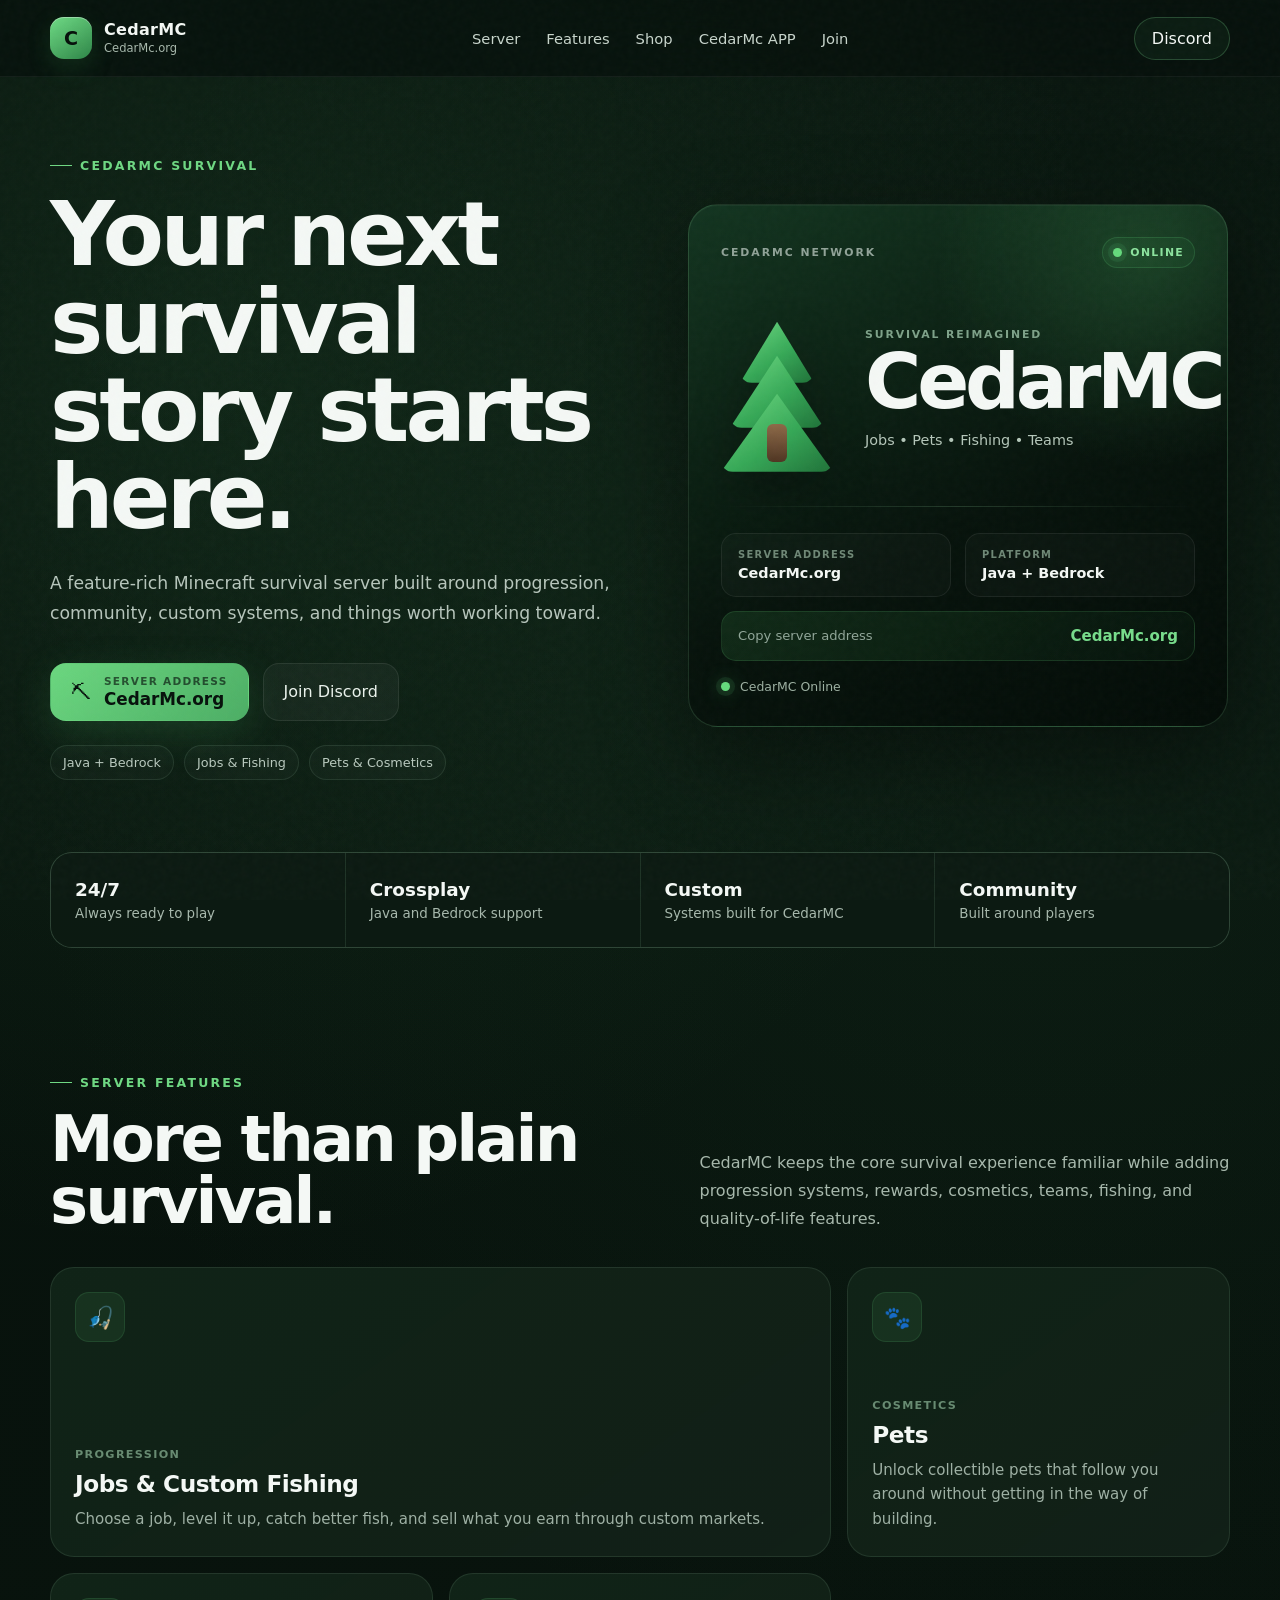
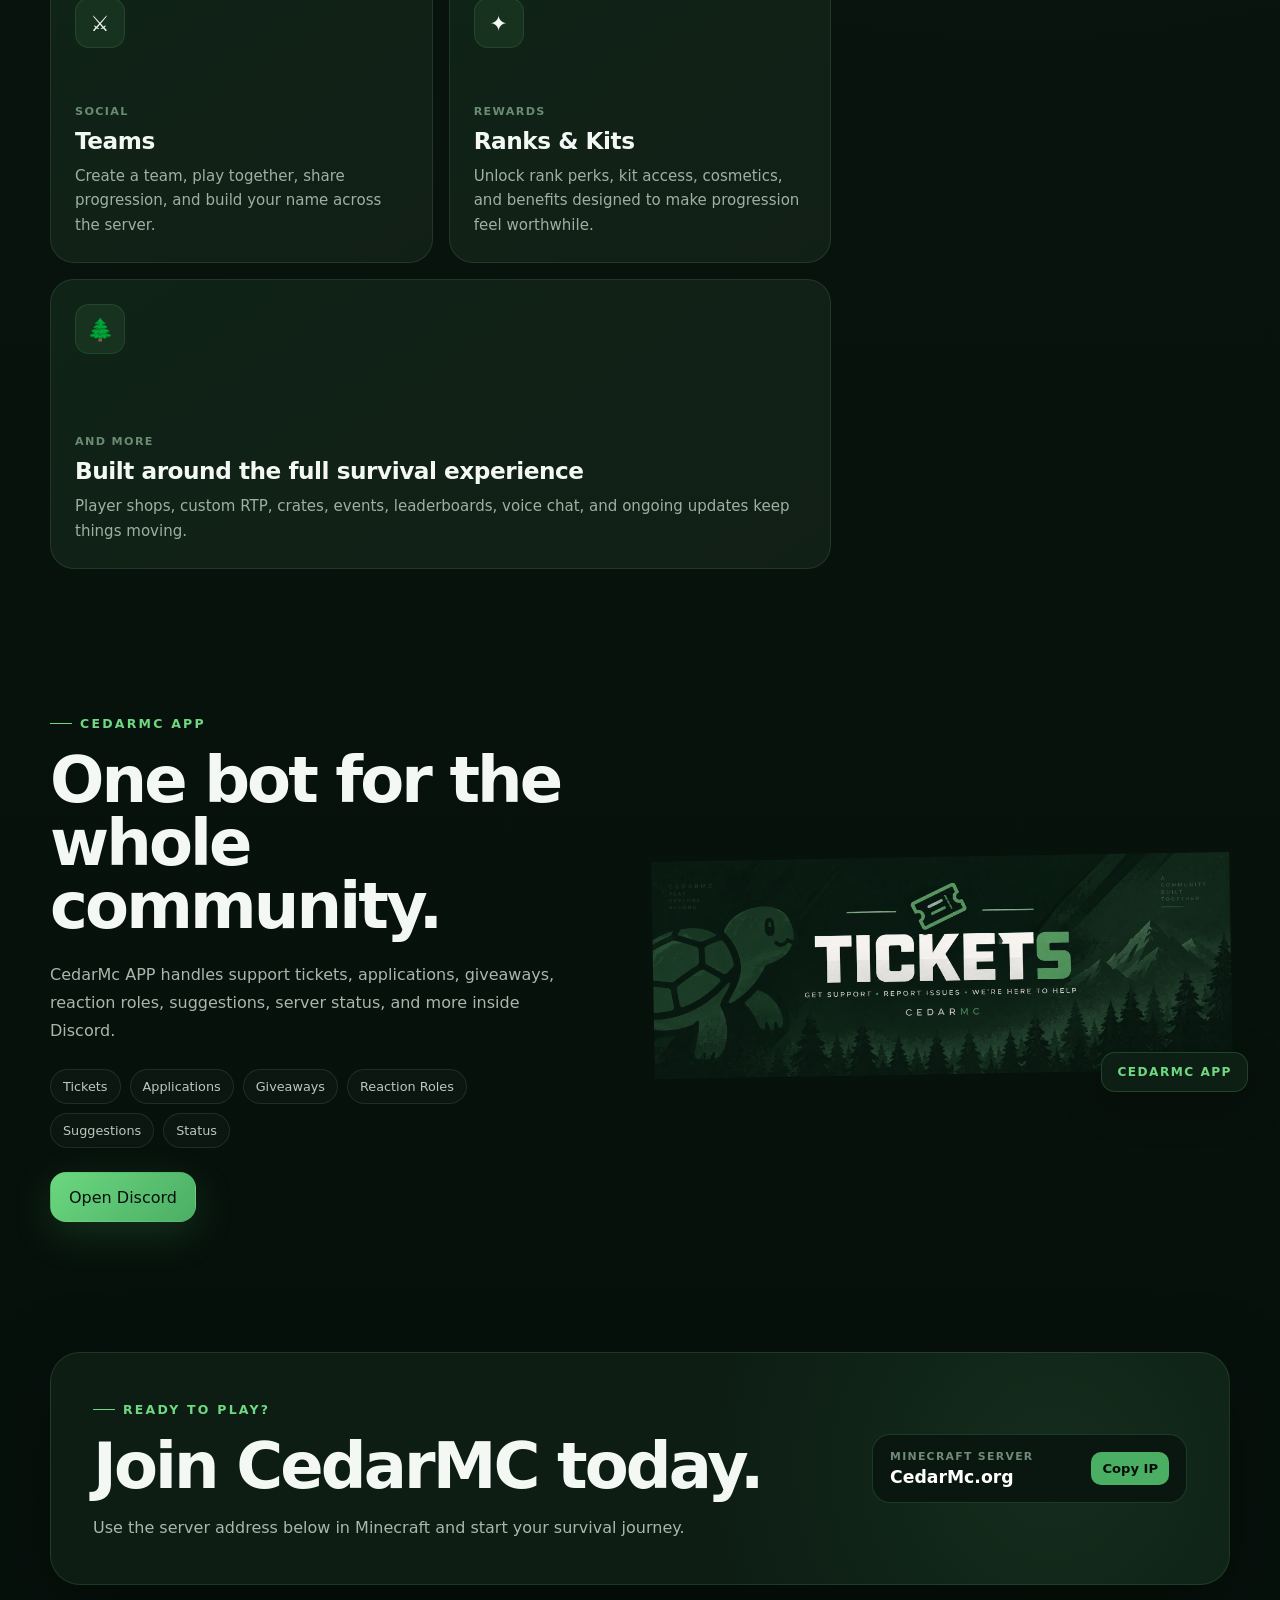
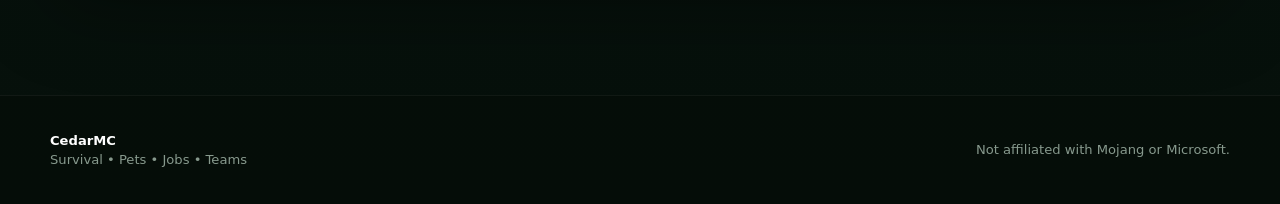
<file: index.html>
<!DOCTYPE html>
<html lang="en">
<head>
  <meta charset="UTF-8" />
  <meta name="viewport" content="width=device-width, initial-scale=1.0" />
  <meta name="theme-color" content="#0d1f16" />
  <title>CedarMC | Survival Reimagined</title>
  <meta name="description" content="CedarMC is a polished survival Minecraft server with jobs, fishing, pets, cosmetics, teams, ranks, and more." />
  <link rel="stylesheet" href="style.css?v=3" />
</head>
<body>
  <div class="noise"></div>

  <header class="site-header">
    <div class="shell nav-wrap">
      <a class="brand" href="#top" aria-label="CedarMC home">
        <span class="brand-mark">C</span>
        <span>
          <strong>CedarMC</strong>
          <small>CedarMc.org</small>
        </span>
      </a>

      <nav class="nav-links" aria-label="Main navigation">
        <a href="#server">Server</a>
        <a href="#features">Features</a>
        <a href="/store/">Shop</a>
        <a href="#app">CedarMc APP</a>
        <a href="#join">Join</a>
      </nav>

      <a class="nav-button discord-link" href="#">Discord</a>
    </div>
  </header>

  <main id="top">
    <section class="hero shell" id="server">
      <div class="hero-copy">
        <div class="eyebrow">CEDARMC SURVIVAL</div>
        <h1>Your next survival story starts here.</h1>
        <p class="hero-text">
          A feature-rich Minecraft survival server built around progression, community, custom systems,
          and things worth working toward.
        </p>

        <div class="hero-actions">
          <button class="button button-primary copy-ip" type="button" data-ip="CedarMc.org">
            <span class="button-icon">⛏</span>
            <span>
              <small>SERVER ADDRESS</small>
              <strong>CedarMc.org</strong>
            </span>
          </button>
          <a class="button button-secondary discord-link" href="#">Join Discord</a>
        </div>

        <div class="quick-points" aria-label="Server highlights">
          <span>Java + Bedrock</span>
          <span>Jobs & Fishing</span>
          <span>Pets & Cosmetics</span>
        </div>
      </div>

      <div class="hero-visual">
        <div class="server-showcase">
          <div class="showcase-top">
            <span class="showcase-kicker">CEDARMC NETWORK</span>
            <span class="online-pill"><i class="status-dot"></i> ONLINE</span>
          </div>

          <div class="showcase-main">
            <div class="cedar-emblem" aria-hidden="true">
              <span class="tree-crown crown-one"></span>
              <span class="tree-crown crown-two"></span>
              <span class="tree-crown crown-three"></span>
              <span class="tree-trunk"></span>
            </div>

            <div class="showcase-title">
              <small>SURVIVAL REIMAGINED</small>
              <strong>CedarMC</strong>
              <span>Jobs • Pets • Fishing • Teams</span>
            </div>
          </div>

          <div class="showcase-divider"></div>

          <div class="showcase-info-grid">
            <div>
              <small>SERVER ADDRESS</small>
              <strong>CedarMc.org</strong>
            </div>
            <div>
              <small>PLATFORM</small>
              <strong>Java + Bedrock</strong>
            </div>
          </div>

          <button class="showcase-copy copy-ip" type="button" data-ip="CedarMc.org">
            <span>Copy server address</span>
            <b>CedarMc.org</b>
          </button>

          <div class="showcase-footer">
            <span class="status-dot"></span>
            <span id="serverStatus">CedarMC Online</span>
          </div>
        </div>
      </div>
    </section>

    <section class="stats shell" aria-label="CedarMC quick stats">
      <article>
        <strong>24/7</strong>
        <span>Always ready to play</span>
      </article>
      <article>
        <strong>Crossplay</strong>
        <span>Java and Bedrock support</span>
      </article>
      <article>
        <strong>Custom</strong>
        <span>Systems built for CedarMC</span>
      </article>
      <article>
        <strong>Community</strong>
        <span>Built around players</span>
      </article>
    </section>

    <section class="section shell" id="features">
      <div class="section-heading">
        <div>
          <span class="eyebrow">SERVER FEATURES</span>
          <h2>More than plain survival.</h2>
        </div>
        <p>
          CedarMC keeps the core survival experience familiar while adding progression systems, rewards,
          cosmetics, teams, fishing, and quality-of-life features.
        </p>
      </div>

      <div class="feature-grid">
        <article class="feature-card feature-card-large">
          <span class="feature-icon">🎣</span>
          <div>
            <small>PROGRESSION</small>
            <h3>Jobs & Custom Fishing</h3>
            <p>Choose a job, level it up, catch better fish, and sell what you earn through custom markets.</p>
          </div>
        </article>

        <article class="feature-card">
          <span class="feature-icon">🐾</span>
          <div>
            <small>COSMETICS</small>
            <h3>Pets</h3>
            <p>Unlock collectible pets that follow you around without getting in the way of building.</p>
          </div>
        </article>

        <article class="feature-card">
          <span class="feature-icon">⚔</span>
          <div>
            <small>SOCIAL</small>
            <h3>Teams</h3>
            <p>Create a team, play together, share progression, and build your name across the server.</p>
          </div>
        </article>

        <article class="feature-card">
          <span class="feature-icon">✦</span>
          <div>
            <small>REWARDS</small>
            <h3>Ranks & Kits</h3>
            <p>Unlock rank perks, kit access, cosmetics, and benefits designed to make progression feel worthwhile.</p>
          </div>
        </article>

        <article class="feature-card feature-card-wide">
          <span class="feature-icon">🌲</span>
          <div>
            <small>AND MORE</small>
            <h3>Built around the full survival experience</h3>
            <p>Player shops, custom RTP, crates, events, leaderboards, voice chat, and ongoing updates keep things moving.</p>
          </div>
        </article>
      </div>
    </section>

    <section class="section shell app-section" id="app">
      <div class="app-copy">
        <span class="eyebrow">CEDARMC APP</span>
        <h2>One bot for the whole community.</h2>
        <p>
          CedarMc APP handles support tickets, applications, giveaways, reaction roles, suggestions,
          server status, and more inside Discord.
        </p>

        <div class="tag-list">
          <span>Tickets</span>
          <span>Applications</span>
          <span>Giveaways</span>
          <span>Reaction Roles</span>
          <span>Suggestions</span>
          <span>Status</span>
        </div>

        <a class="button button-primary compact discord-link" href="#">Open Discord</a>
      </div>

      <div class="app-visual">
        <div class="ticket-frame">
          <img src="ticket-support.png" alt="CedarMC support ticket panel" />
        </div>
        <div class="app-badge">CEDARMC APP</div>
      </div>
    </section>

    <section class="join-section" id="join">
      <div class="shell join-card">
        <div>
          <span class="eyebrow">READY TO PLAY?</span>
          <h2>Join CedarMC today.</h2>
          <p>Use the server address below in Minecraft and start your survival journey.</p>
        </div>

        <button class="join-ip copy-ip" type="button" data-ip="CedarMc.org">
          <span>
            <small>MINECRAFT SERVER</small>
            <strong>CedarMc.org</strong>
          </span>
          <b>Copy IP</b>
        </button>
      </div>
    </section>
  </main>

  <footer class="site-footer">
    <div class="shell footer-wrap">
      <div>
        <strong>CedarMC</strong>
        <span>Survival • Pets • Jobs • Teams</span>
      </div>
      <p>Not affiliated with Mojang or Microsoft.</p>
    </div>
  </footer>

  <div class="toast" id="toast" role="status" aria-live="polite">Copied CedarMc.org</div>

  <script src="script.js?v=3"></script>
</body>
</html>
</file>
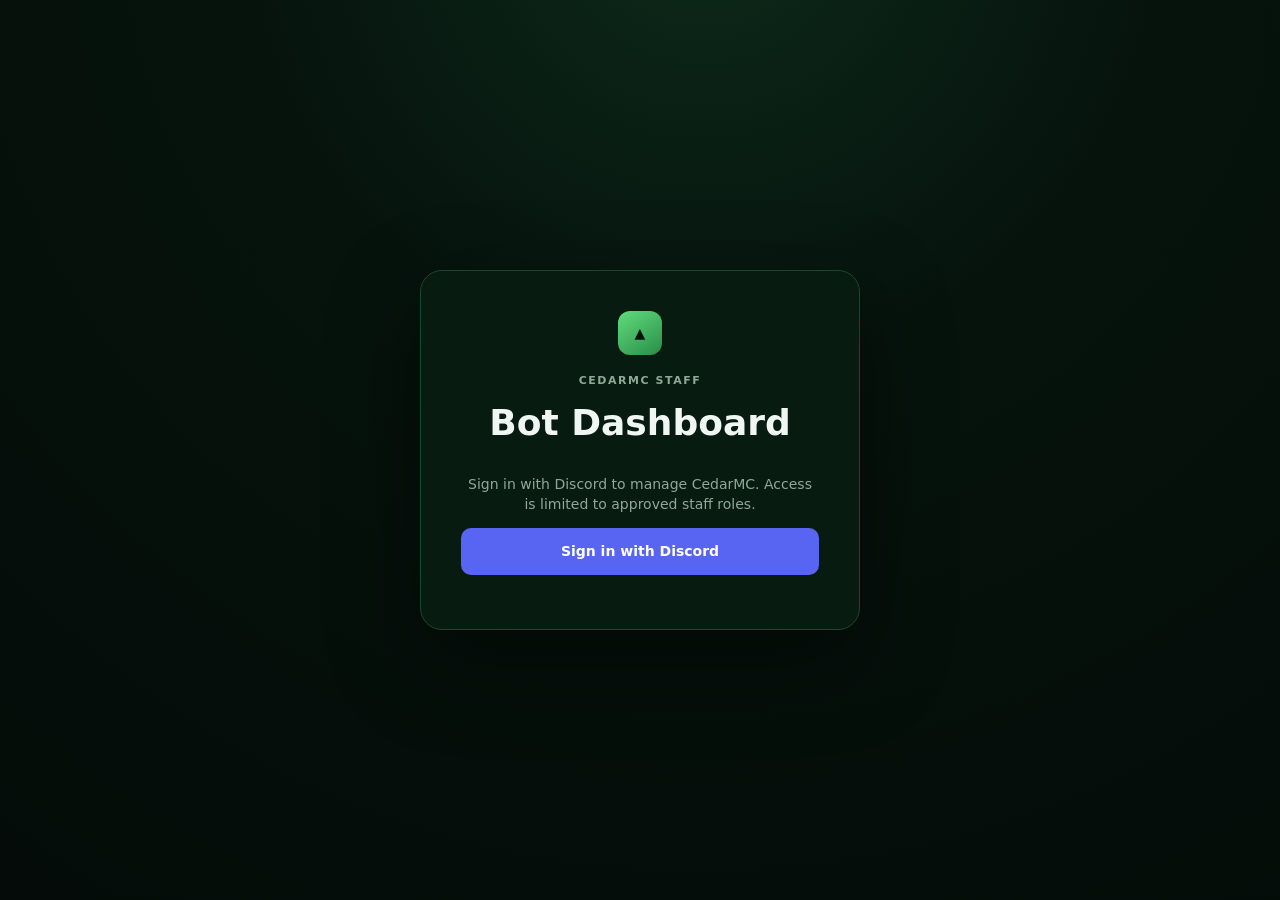
<file: dashboard/index.html>
<!doctype html>
<html lang="en">
<head>
  <meta charset="utf-8">
  <meta name="viewport" content="width=device-width,initial-scale=1">
  <title>CedarMC • Staff Dashboard</title>
  <link rel="stylesheet" href="dashboard.css?v=4.3-recovery">
</head>
<body>
  <div id="loginScreen" class="login-screen">
    <div class="login-card">
      <div class="login-mark">▲</div>
      <p class="eyebrow">CEDARMC STAFF</p>
      <h1>Bot Dashboard</h1>
      <p>Sign in with Discord to manage CedarMC. Access is limited to approved staff roles.</p>
      <button id="loginBtn" class="discord-login">Sign in with Discord</button>
      <p id="loginMessage" class="login-message"></p>
    </div>
  </div>

  <div id="app" class="app-shell hidden">
    <aside class="sidebar">
      <div class="brand"><div class="tree">▲</div><div><strong>CedarMC</strong><span>Staff Dashboard</span></div></div>
      <nav>
        <a class="nav-link active" href="#tickets"><span>🎫</span> Tickets</a>
        <a class="nav-link" href="#active" id="activeNav"><span>📬</span> Active Tickets <b id="activeCount">0</b></a>
        <a class="nav-link" href="#audit" id="auditNav"><span>🧾</span> Audit Log</a>
        <a class="nav-link disabled" href="#"><span>📋</span> Applications <b>Soon</b></a>
        <a class="nav-link disabled" href="#"><span>🎭</span> Reaction Roles <b>Soon</b></a>
        <a class="nav-link disabled" href="#"><span>🎉</span> Giveaways <b>Soon</b></a>
      </nav>
      <div class="sidebar-foot"><span class="dot online"></span><span>Connected to CedarMC</span></div>
    </aside>

    <main>
      <header>
        <div><p class="eyebrow">CEDARMC APP</p><h1>Tickets v4.3</h1><p class="sub">Control your full CedarMC support system from one place.</p></div>
        <div class="profile-wrap">
          <button id="profileBtn" class="profile-btn"><img id="profileAvatar" alt=""><span><strong id="profileName">Staff</strong><small id="profileRole">CedarMC Staff</small></span></button>
          <div id="profileMenu" class="profile-menu hidden"><div class="profile-menu-head"><strong id="menuName">Staff</strong><small id="menuUsername"></small></div><button id="logoutBtn" class="logout-btn">Log out</button></div>
        </div>
      </header>

      <section id="ticketsView" class="tickets-layout">
        <div class="editor-stack">
          <div class="editor-card">
            <div class="section-title"><div><p class="eyebrow">PANEL</p><h2>Appearance</h2></div><span class="badge">Tickets v2</span></div>
            <label>Panel title<input id="title" maxlength="256"></label>
            <label>Description<textarea id="description" rows="6"></textarea></label>
            <div class="two-col">
              <label>Footer<input id="footer" maxlength="2048"></label>
              <label>Embed color<div class="color-field"><input id="color" maxlength="7"><input id="colorPicker" type="color"></div></label>
            </div>
            <label class="toggle-row"><span><strong>Use ticket banner</strong><small>Uses ticket-support.png from the bot folder.</small></span><input id="imageEnabled" type="checkbox"></label>
          </div>

          <div class="editor-card">
            <div class="section-title"><div><p class="eyebrow">TICKET TYPES</p><h2>Categories & Buttons</h2></div></div>
            <p class="sub">Choose where each ticket type is created and how its panel button looks.</p>
            <div id="ticketTypesEditor" class="ticket-types-editor"></div>
          </div>

          <div class="editor-card">
            <div class="section-title"><div><p class="eyebrow">STAFF</p><h2>Roles & Transcripts</h2></div></div>
            <label>Transcript channel<select id="transcriptChannel"></select></label>
            <label>Role to ping when a ticket opens<select id="pingRole"></select></label>
            <label class="toggle-row"><span><strong>Ping staff on new tickets</strong><small>Mentions the selected role when a ticket is created.</small></span><input id="pingStaffOnCreate" type="checkbox"></label>
            <div class="field-block"><span class="field-label">Staff roles</span><small>These roles can see and manage tickets.</small><div id="staffRoleGrid" class="check-grid"></div></div>
            <div class="field-block"><span class="field-label">Claim override roles</span><small>These roles can talk in claimed tickets and unclaim another staff member's ticket.</small><div id="bypassRoleGrid" class="check-grid"></div></div>
          </div>

          <div class="editor-card">
            <div class="section-title"><div><p class="eyebrow">CLAIMING</p><h2>Claim System</h2></div><span class="badge green">Live</span></div>
            <label class="toggle-row"><span><strong>Enable ticket claiming</strong><small>Shows Claim / Unclaim controls inside each ticket.</small></span><input id="claimEnabled" type="checkbox"></label>
            <label class="toggle-row"><span><strong>Lock ticket to claimer</strong><small>Other normal staff cannot send messages after a ticket is claimed.</small></span><input id="lockToClaimer" type="checkbox"></label>
            <label class="toggle-row"><span><strong>Allow unclaim</strong><small>The claimer or override staff can return the ticket to the queue.</small></span><input id="allowUnclaim" type="checkbox"></label>
            <label class="toggle-row"><span><strong>Allow claim transfer</strong><small>Higher staff can transfer a claimed ticket to another staff member.</small></span><input id="allowTransfer" type="checkbox"></label>
            <label class="toggle-row"><span><strong>Show claimed staff member</strong><small>Adds “Claimed By” to the ticket embed.</small></span><input id="showClaimer" type="checkbox"></label>
            <div class="two-col"><label>Claim button text<input id="claimLabel" maxlength="80"></label><label>Unclaim button text<input id="unclaimLabel" maxlength="80"></label></div><label>Transfer button text<input id="transferLabel" maxlength="80"></label>
          </div>

          <div class="editor-card">
            <div class="section-title"><div><p class="eyebrow">MANAGEMENT</p><h2>Priority, Waiting & Auto-Close</h2></div><span class="badge green">New</span></div>
            <p class="sub">Staff can press 🚨 Mark Urgent inside a ticket. The ticket will move into the Discord category selected below.</p>
            <label>Urgent Tickets category<select id="urgentCategory"><option value="">Choose category…</option></select></label>
            <label class="toggle-row"><span><strong>Auto-close inactive tickets</strong><small>Automatically closes tickets after no new messages for the selected number of hours.</small></span><input id="autoCloseEnabled" type="checkbox"></label>
            <label>Inactive hours before auto-close<input id="autoCloseHours" type="number" min="1" max="720" value="72"></label>
          </div>

          <div class="editor-card">
            <div class="section-title"><div><p class="eyebrow">PERMISSIONS</p><h2>Ticket Owner Controls</h2></div></div>
            <label class="toggle-row"><span><strong>Add members</strong><small>Ticket creator may use /ticket add.</small></span><input id="ownerAddMembers" type="checkbox"></label>
            <label class="toggle-row"><span><strong>Remove members</strong><small>Ticket creator may use /ticket remove.</small></span><input id="ownerRemoveMembers" type="checkbox"></label>
            <label class="toggle-row"><span><strong>Rename ticket</strong><small>Ticket creator may use /ticket rename.</small></span><input id="ownerRename" type="checkbox"></label>
            <label class="toggle-row"><span><strong>Request close</strong><small>Ticket creator may use /close request.</small></span><input id="ownerRequestClose" type="checkbox"></label>
            <label class="toggle-row danger-toggle"><span><strong>Allow owner to close instantly</strong><small>When off, users must request a close and staff approves it.</small></span><input id="ownerCloseDirectly" type="checkbox"></label>
          </div>

          <div class="editor-card publish-card">
            <div class="section-title"><div><p class="eyebrow">PUBLISH</p><h2>Save & Send</h2></div></div>
            <label>Send a new panel to<select id="channelSelect"></select></label>
            <div class="actions"><button id="saveBtn" class="secondary">Save Ticket System</button><button id="sendBtn" class="primary">Send New Panel</button></div>
            <p id="statusMessage" class="status-message"></p>
          </div>
        </div>

        <div class="preview-wrap"><div class="preview-sticky">
          <p class="eyebrow">LIVE PREVIEW</p>
          <div class="discord-preview">
            <div class="discord-author"><div class="avatar">🌲</div><strong>CedarMC</strong><span>APP</span><small>Today</small></div>
            <div class="embed" id="previewEmbed"><div id="previewTitle" class="embed-title"></div><div id="previewDescription" class="embed-description"></div><div id="previewImage" class="banner">CEDARMC SUPPORT</div><div id="previewFooter" class="embed-footer"></div></div>
            <div id="previewButtons" class="discord-buttons"></div>
          </div>
          <div class="claim-preview"><strong>Inside a ticket</strong><div class="mini-buttons"><span class="mini success" id="claimPreviewLabel">🎫 Claim Ticket</span><span class="mini">Unclaim</span><span class="mini danger">Close Ticket</span></div><small>Claim controls update from the settings on the left.</small></div>
          <div class="tip"><strong>Discord protected</strong><span>Only authorized CedarMC staff can access this editor.</span></div>
        </div></div>
      </section>

      <section id="activeView" class="hidden">
        <div class="editor-card audit-card active-page">
          <div class="section-title"><div><p class="eyebrow">LIVE SUPPORT</p><h2>Active Tickets</h2></div><button id="refreshTicketsBtn" class="secondary">Refresh</button></div>
          <div class="ticket-toolbar"><input id="ticketSearch" placeholder="Search ticket, owner, or staff…"><select id="ticketFilter"><option value="all">All tickets</option><option value="claimed">Claimed</option><option value="unclaimed">Unclaimed</option><option value="waiting-user">Waiting on User</option><option value="waiting-staff">Waiting on Staff</option><option value="urgent">Urgent Priority</option></select></div>
          <div class="workload-panel"><div class="section-title"><div><p class="eyebrow">STAFF WORKLOAD</p><h2>Open Tickets by Staff</h2></div></div><p class="sub">Busiest staff are shown first.</p><div id="workloadList" class="workload-list"></div></div>
          <div id="activeTicketsList" class="active-list"></div><p id="activeStatus" class="status-message"></p>
        </div>
      </section>

      <section id="auditView" class="hidden">
        <div class="editor-card audit-card"><div class="section-title"><div><p class="eyebrow">SECURITY</p><h2>Audit Log</h2></div><button id="refreshAuditBtn" class="secondary">Refresh</button></div><p class="sub">Recent dashboard actions and who performed them.</p><div id="auditList" class="audit-list"></div></div>
      </section>
    </main>
  </div>
  <script src="dashboard.js?v=4.3-recovery"></script>
</body>
</html>
</file>
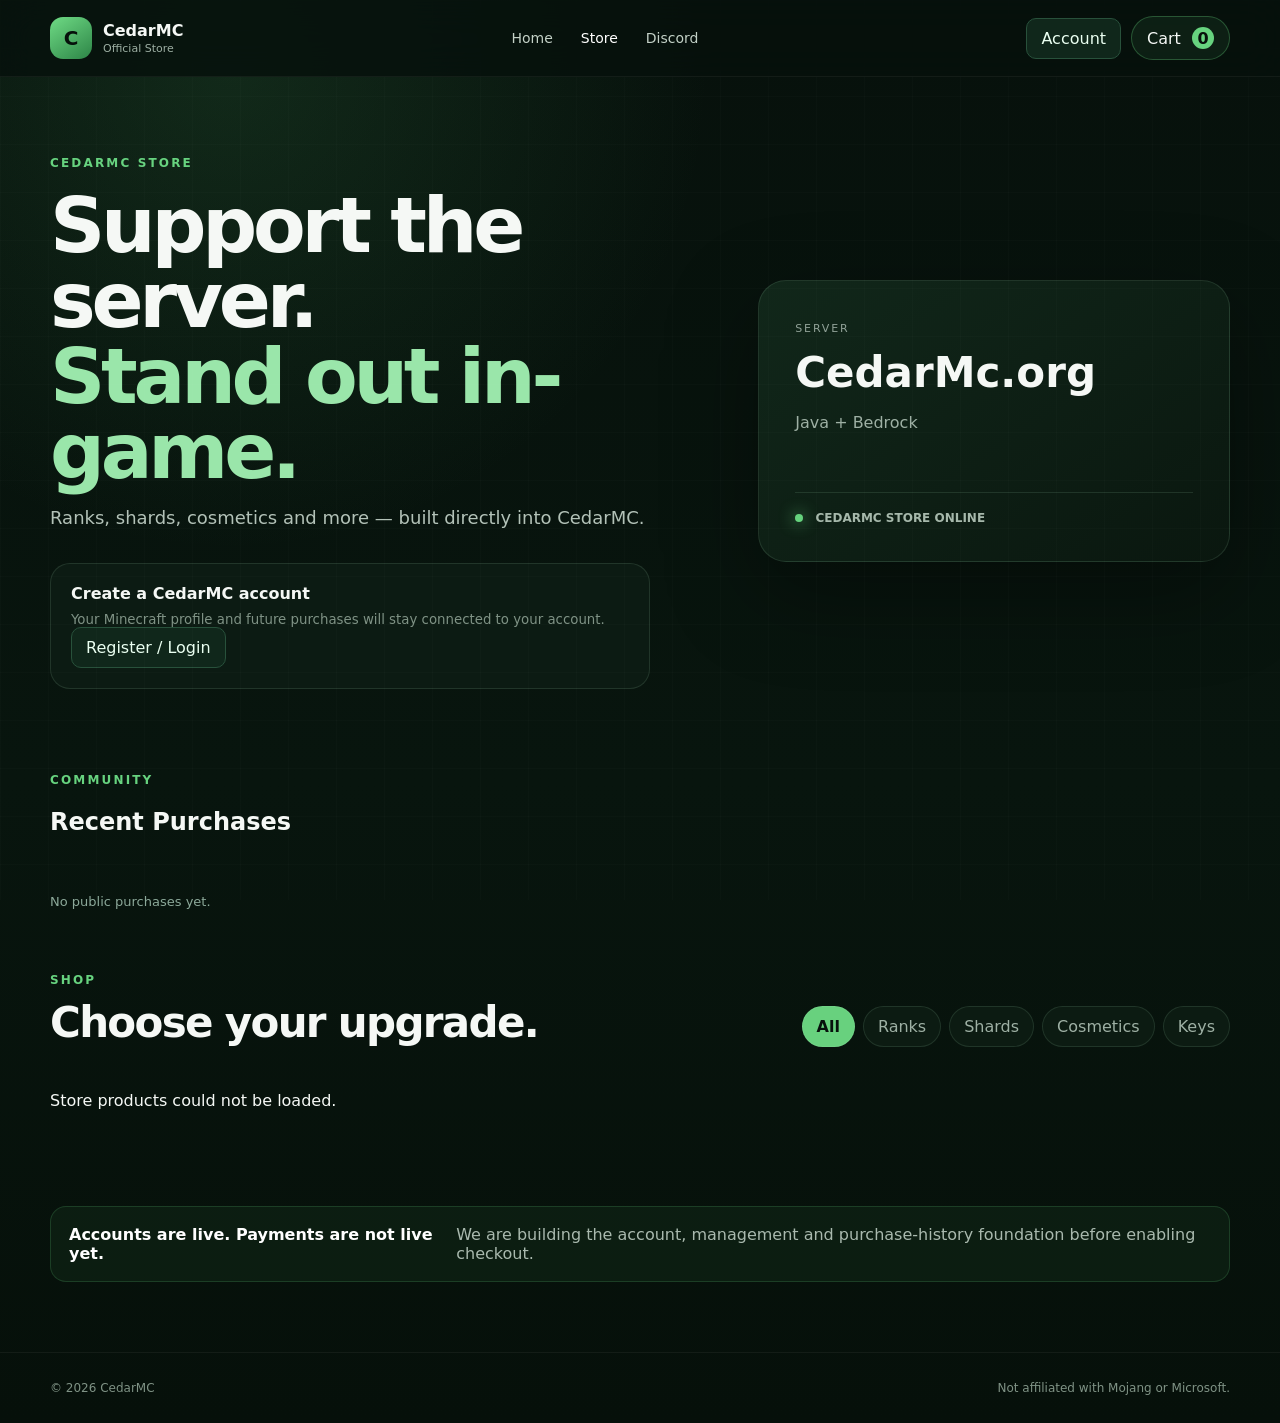
<file: store/index.html>
<!doctype html><html lang="en"><head><meta charset="utf-8"><meta name="viewport" content="width=device-width,initial-scale=1"><meta name="theme-color" content="#07110c"><title>CedarMC Store</title><meta name="description" content="Official CedarMC store."><link rel="stylesheet" href="store.css?v=2"></head><body>
<header class="topbar"><div class="shell nav"><a class="brand" href="../"><span class="mark">C</span><span><b>CedarMC</b><small>Official Store</small></span></a><nav><a href="../">Home</a><a class="active" href="./">Store</a><a href="https://discord.gg/8ebXDXQYe">Discord</a></nav><div class="account-actions"><a id="manageBtn" class="account-btn hidden" href="manage.html">Store Management</a><button id="accountBtn" class="account-btn">Account</button><button id="cartBtn" class="cart-btn">Cart <span id="cartCount">0</span></button></div></div></header>
<main><section class="hero shell"><div><span class="eyebrow">CEDARMC STORE</span><h1>Support the server.<br><em>Stand out in-game.</em></h1><p>Ranks, shards, cosmetics and more — built directly into CedarMC.</p><div id="accountSummary" class="userbox"><b>Create a CedarMC account</b><small>Your Minecraft profile and future purchases will stay connected to your account.</small><button id="heroAccount" class="account-btn">Register / Login</button></div></div><aside class="hero-card"><span>SERVER</span><strong>CedarMc.org</strong><p>Java + Bedrock</p><div class="online"><i></i> CEDARMC STORE ONLINE</div></aside></section>
<section class="shell recent"><div class="shop-head"><div><span class="eyebrow">COMMUNITY</span><h2>Recent Purchases</h2></div></div><div id="recentPurchases" class="recent-row"><span class="account-note">No public purchases yet.</span></div></section>
<section class="shell shop"><div class="shop-head"><div><span class="eyebrow">SHOP</span><h2>Choose your upgrade.</h2></div><div class="tabs" id="tabs"><button class="selected" data-cat="all">All</button><button data-cat="ranks">Ranks</button><button data-cat="shards">Shards</button><button data-cat="cosmetics">Cosmetics</button><button data-cat="keys">Keys</button></div></div><div class="grid" id="products"></div></section>
<section class="shell note"><strong>Accounts are live. Payments are not live yet.</strong><span>We are building the account, management and purchase-history foundation before enabling checkout.</span></section></main>
<footer><div class="shell foot"><span>© 2026 CedarMC</span><span>Not affiliated with Mojang or Microsoft.</span></div></footer>
<div id="shade" class="shade"></div><aside id="cart" class="drawer"><div class="drawer-head"><div><span>YOUR CART</span><h2>CedarMC Checkout</h2></div><button id="closeCart">×</button></div><div id="cartItems" class="cart-items"></div><div class="summary"><div><span>Total</span><strong id="total">$0.00</strong></div><button id="checkout" class="checkout">Continue to Checkout</button><small>Real payments are not enabled yet.</small></div></aside>
<div id="accountModal" class="modal"><div class="modal-card"><div class="drawer-head"><div><span>CEDARMC</span><h2 id="accountTitle">Account</h2></div><button id="closeAccount">×</button></div><div id="authView"><div class="formgrid"><input id="email" type="email" placeholder="Email"><input id="password" type="password" placeholder="Password (8+ characters)"><input id="mcName" placeholder="Minecraft username"><select id="mcEdition"><option value="java">Java</option><option value="bedrock">Bedrock</option></select><div class="form-actions"><button id="loginBtn" class="account-btn">Login</button><button id="registerBtn" class="account-btn">Create Account</button></div><small id="authMessage" class="account-note"></small></div></div><div id="profileView" class="profilebox hidden"><b id="profileEmail"></b><input id="profileMcName" placeholder="Minecraft username"><select id="profileEdition"><option value="java">Java</option><option value="bedrock">Bedrock</option></select><label class="privacy"><input id="showPurchases" type="checkbox"> Show my purchases in Recent Purchases</label><div class="form-actions"><button id="saveProfile" class="account-btn">Save Profile</button><button id="logoutBtn" class="account-btn">Logout</button></div><div><h3>Purchase History</h3><div id="purchaseHistory" class="account-note">No purchases yet.</div></div></div></div></div><div id="toast" class="toast"></div><script src="store.js?v=4"></script></body></html>
</file>
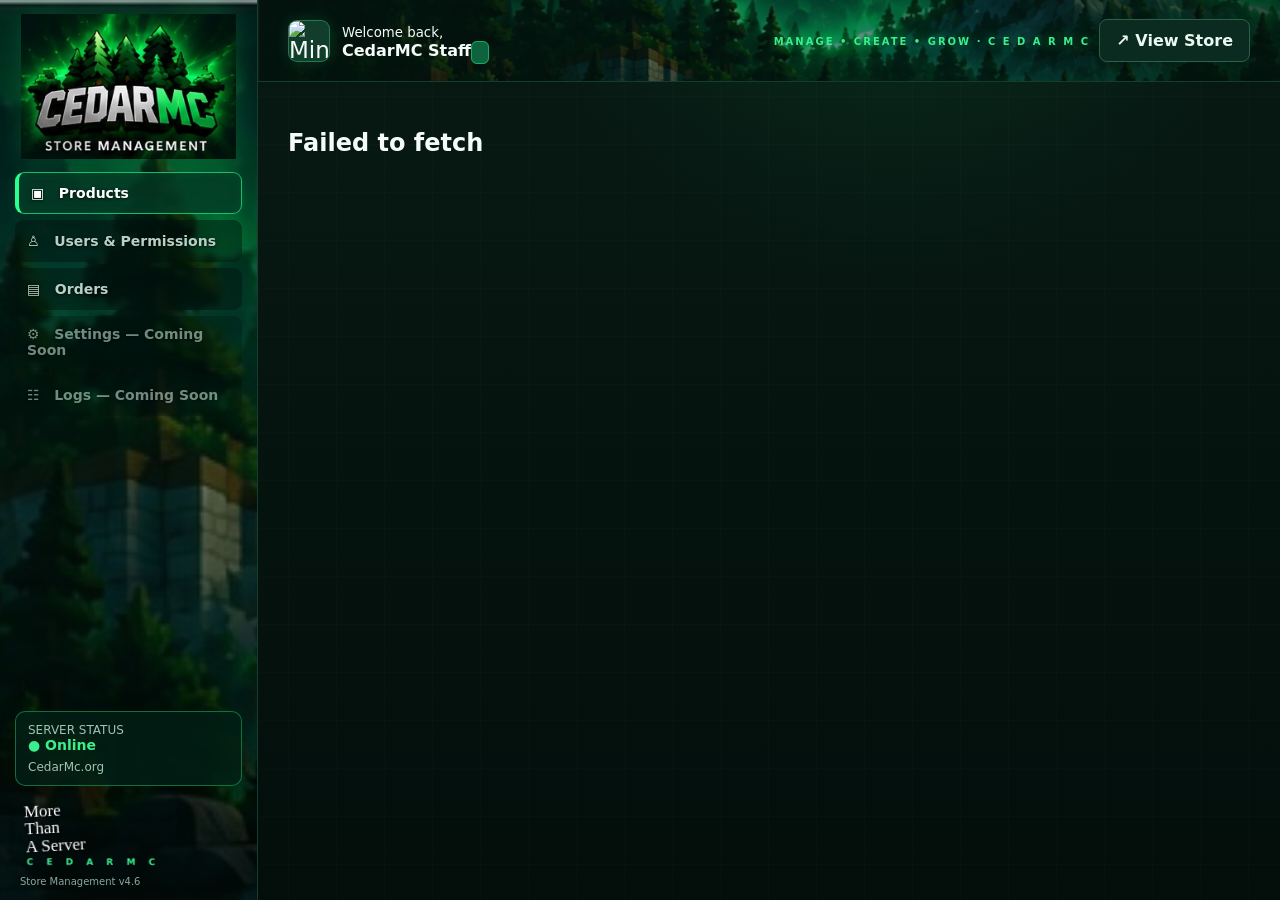
<file: store/manage.html>
<!doctype html><html lang="en"><head><meta charset="utf-8"><meta name="viewport" content="width=device-width,initial-scale=1">
<title>CedarMC | Store Management</title><link rel="stylesheet" href="store.css?v=46"></head>
<body class="manage-page"><div class="m-shell">
<aside class="m-side"><div class="m-brand"><img src="assets/cedarmc-store-logo.jpg" alt="CedarMC Store Management"></div>
<nav class="m-nav"><button class="active" data-view="products">▣ &nbsp; Products</button><button data-view="users">♙ &nbsp; Users & Permissions</button><button data-view="orders">▤ &nbsp; Orders</button><button disabled>⚙ &nbsp; Settings — Coming Soon</button><button disabled>☷ &nbsp; Logs — Coming Soon</button></nav>
<div class="m-side-bottom"><div class="m-status"><div>SERVER STATUS</div><div class="m-online">● Online</div><div style="margin-top:7px">CedarMc.org</div></div><div class="m-slogan"><span>More</span><span>Than</span><span>A Server</span><b>C E D A R M C</b></div><div class="m-version">Store Management v4.6</div></div></aside>
<main class="m-main"><header class="m-top"><div class="m-user"><div class="m-avatar"><img id="playerHead" alt="Minecraft player head"></div><div><small>Welcome back,</small><br><strong id="who">CedarMC Staff</strong> <span id="role" class="m-owner"></span></div></div><a class="m-btn" href="/store/">↗ View Store</a></header>
<div class="m-content"><section id="loading"><h2>Checking your CedarMC account...</h2></section>
<section id="productsView" class="hidden"><div class="m-heading"><div><h1 class="m-titleline"><svg class="products-title-icon" viewBox="0 0 48 48" aria-hidden="true"><path d="M24 3 43 13.5v21L24 45 5 34.5v-21L24 3Z"/><path d="M5 13.5 24 24l19-10.5M24 24v21"/></svg><span>Products</span></h1><p>Manage your store products, pricing, images, and display settings.</p></div><button id="addProduct" class="m-btn primary">＋ Add Product</button></div>
<div class="m-tools"><input id="search" placeholder="⌕  Search products..."><select id="categoryFilter"><option value="">All Categories</option><option>ranks</option><option>shards</option><option>cosmetics</option><option>keys</option><option>pets</option></select><select id="statusFilter"><option value="">All Statuses</option><option value="live">Live</option><option value="draft">Draft</option></select></div>
<div id="productGrid" class="m-grid"></div><div id="stats" class="m-stats"></div></section>
<section id="usersView" class="hidden"><div class="m-heading"><div><h1>Users & Permissions</h1><p>Manage CedarMC website store access.</p></div></div><div id="usersBox" class="m-users"></div></section>
<section id="ordersView" class="hidden">
  <div class="m-heading"><div><h1>Orders</h1><p>Review CedarMC purchases and manage payment and Minecraft delivery status.</p></div></div>
  <div id="orderStats" class="m-stats"></div>
  <div class="m-tools m-order-tools">
    <input id="orderSearch" placeholder="⌕  Search order, customer, Minecraft name...">
    <select id="paymentFilter"><option value="">All Payments</option><option value="pending">Pending</option><option value="paid">Paid</option><option value="refunded">Refunded</option><option value="failed">Failed</option></select>
    <select id="deliveryFilter"><option value="">All Delivery</option><option value="pending">Pending</option><option value="delivered">Delivered</option><option value="failed">Failed</option></select>
  </div>
  <div id="ordersBox" class="m-orders"><div class="m-order-empty">Loading orders...</div></div>
</section>
</div></main></div>
<div id="modalBack" class="m-modalback hidden"><div class="m-modal"><div class="m-modalhead"><h2 id="modalTitle">Add / Edit Product</h2><button id="closeModal" class="m-close">×</button></div>
<div class="m-form"><div>
<div class="m-field"><label>Product Name</label><input id="fName"></div>
<div class="m-field"><label>Description</label><textarea id="fDescription"></textarea></div>
<div class="m-field"><label>Price (USD)</label><input id="fPrice" type="number" min="0" step=".01"></div>
<div class="m-field"><label>Category</label><select id="fCategory"><option>ranks</option><option>shards</option><option>cosmetics</option><option>keys</option><option>pets</option></select></div>
<div class="m-field"><label>Status</label><select id="fStatus"><option value="live">Live</option><option value="draft">Draft</option></select></div>
<div class="m-field"><label>Position (Order)</label><input id="fSort" type="number"></div>
<div class="m-field"><label>Badge</label><input id="fBadge" placeholder="BEST VALUE, POPULAR, NEW..."></div>
</div><div><div class="m-field"><label>Product Image</label><div class="m-upload"><img id="imagePreview" class="m-preview" alt=""><input id="fImage" type="file" accept="image/png,image/jpeg,image/webp"><small>PNG/JPG/WebP • max 1.5 MB</small></div></div>
<div class="m-field"><label>Icon / fallback</label><input id="fIcon" placeholder="✦"></div><div class="m-field"><label>Store Preview</label><div id="storePreview" class="m-card"></div></div></div></div>
<div class="m-footer"><button id="cancelModal" class="m-btn">Cancel</button><button id="saveProduct" class="m-btn primary">Save Product</button></div></div></div>
<div id="toast" class="toast"></div><script src="manage.js?v=46"></script></body></html>
</file>
<file: style.css>
:root {
  --bg: #07110c;
  --bg-soft: #0b1710;
  --panel: #0f2117;
  --panel-2: #12281b;
  --line: rgba(165, 208, 177, 0.12);
  --text: #f4f8f5;
  --muted: #a7b8ac;
  --green: #4fb56a;
  --green-bright: #6fd883;
  --green-dark: #1e6c35;
  --cream: #e7eddf;
  --shadow: 0 24px 80px rgba(0, 0, 0, 0.35);
  --radius: 24px;
}

* {
  box-sizing: border-box;
}

html {
  scroll-behavior: smooth;
}

body {
  margin: 0;
  color: var(--text);
  background:
    radial-gradient(circle at 15% 10%, rgba(59, 139, 78, 0.16), transparent 28%),
    radial-gradient(circle at 80% 20%, rgba(37, 86, 52, 0.18), transparent 35%),
    linear-gradient(180deg, #07110c 0%, #08130d 52%, #06100b 100%);
  font-family: Inter, ui-sans-serif, system-ui, -apple-system, BlinkMacSystemFont, "Segoe UI", sans-serif;
  min-height: 100vh;
}

body::before {
  content: "";
  position: fixed;
  inset: 0;
  pointer-events: none;
  background-image:
    linear-gradient(rgba(255,255,255,0.015) 1px, transparent 1px),
    linear-gradient(90deg, rgba(255,255,255,0.015) 1px, transparent 1px);
  background-size: 48px 48px;
  mask-image: linear-gradient(to bottom, rgba(0,0,0,0.4), transparent 80%);
}

.noise {
  position: fixed;
  inset: 0;
  pointer-events: none;
  opacity: 0.025;
  background-image: url("data:image/svg+xml,%3Csvg viewBox='0 0 180 180' xmlns='http://www.w3.org/2000/svg'%3E%3Cfilter id='n'%3E%3CfeTurbulence type='fractalNoise' baseFrequency='.8' numOctaves='4' stitchTiles='stitch'/%3E%3C/filter%3E%3Crect width='100%25' height='100%25' filter='url(%23n)' opacity='1'/%3E%3C/svg%3E");
  z-index: 999;
}

a {
  color: inherit;
  text-decoration: none;
}

button,
a {
  -webkit-tap-highlight-color: transparent;
}

button {
  font: inherit;
}

img {
  display: block;
  max-width: 100%;
}

.shell {
  width: min(1180px, calc(100% - 40px));
  margin: 0 auto;
}

.site-header {
  position: sticky;
  top: 0;
  z-index: 50;
  backdrop-filter: blur(18px);
  background: rgba(7, 17, 12, 0.78);
  border-bottom: 1px solid rgba(255,255,255,0.05);
}

.nav-wrap {
  min-height: 76px;
  display: flex;
  align-items: center;
  justify-content: space-between;
  gap: 24px;
}

.brand {
  display: inline-flex;
  align-items: center;
  gap: 12px;
}

.brand-mark {
  width: 42px;
  height: 42px;
  display: grid;
  place-items: center;
  border-radius: 14px;
  font-weight: 900;
  font-size: 1.2rem;
  background: linear-gradient(145deg, #6fdb85, #2d8547);
  color: #06100b;
  box-shadow: inset 0 1px 0 rgba(255,255,255,0.35), 0 8px 24px rgba(57,149,79,0.2);
}

.brand strong,
.brand small {
  display: block;
}

.brand strong {
  font-size: 1rem;
  line-height: 1.1;
  letter-spacing: 0.02em;
}

.brand small {
  margin-top: 3px;
  color: var(--muted);
  font-size: 0.72rem;
}

.nav-links {
  display: flex;
  align-items: center;
  gap: 26px;
  color: #c8d5cc;
  font-size: 0.92rem;
}

.nav-links a,
.nav-button {
  transition: 0.2s ease;
}

.nav-links a:hover {
  color: #ffffff;
}

.nav-button {
  padding: 11px 17px;
  border: 1px solid rgba(124, 220, 145, 0.24);
  border-radius: 999px;
  background: rgba(67, 144, 86, 0.09);
}

.nav-button:hover {
  border-color: rgba(124, 220, 145, 0.5);
  background: rgba(67, 144, 86, 0.16);
}

.hero {
  min-height: 720px;
  display: grid;
  grid-template-columns: 1.02fr 0.98fr;
  align-items: center;
  gap: 70px;
  padding-top: 74px;
  padding-bottom: 72px;
}

.eyebrow {
  display: inline-flex;
  align-items: center;
  gap: 8px;
  margin-bottom: 18px;
  color: var(--green-bright);
  font-size: 0.78rem;
  font-weight: 800;
  letter-spacing: 0.18em;
}

.eyebrow::before {
  content: "";
  width: 22px;
  height: 1px;
  background: currentColor;
}

.hero h1,
.section-heading h2,
.app-copy h2,
.join-card h2 {
  margin: 0;
  letter-spacing: -0.045em;
  line-height: 0.98;
}

.hero h1 {
  max-width: 700px;
  font-size: clamp(3.3rem, 7vw, 6.8rem);
}

.hero-text {
  max-width: 680px;
  margin: 26px 0 0;
  color: #b7c6bc;
  font-size: 1.08rem;
  line-height: 1.75;
}

.hero-actions {
  display: flex;
  flex-wrap: wrap;
  gap: 14px;
  margin-top: 34px;
}

.button {
  min-height: 58px;
  display: inline-flex;
  align-items: center;
  justify-content: center;
  gap: 13px;
  border: 1px solid transparent;
  border-radius: 16px;
  padding: 0 20px;
  cursor: pointer;
  transition: transform 0.18s ease, border-color 0.18s ease, background 0.18s ease;
}

.button:hover {
  transform: translateY(-2px);
}

.button-primary {
  color: #07110c;
  background: linear-gradient(135deg, #6bd77f, #4cae65);
  box-shadow: 0 12px 38px rgba(62, 159, 85, 0.22);
}

.button-primary small,
.button-primary strong {
  display: block;
  text-align: left;
}

.button-primary small {
  font-size: 0.66rem;
  font-weight: 900;
  letter-spacing: 0.12em;
  opacity: 0.65;
}

.button-primary strong {
  font-size: 1.05rem;
  margin-top: 2px;
}

.button-icon {
  font-size: 1.25rem;
}

.button-secondary {
  color: #eaf2ec;
  background: rgba(255,255,255,0.04);
  border-color: rgba(255,255,255,0.08);
}

.button-secondary:hover {
  background: rgba(255,255,255,0.07);
  border-color: rgba(255,255,255,0.14);
}

.button.compact {
  min-height: 50px;
  padding: 0 18px;
  margin-top: 24px;
}

.quick-points {
  display: flex;
  flex-wrap: wrap;
  gap: 10px;
  margin-top: 24px;
}

.quick-points span,
.tag-list span {
  border: 1px solid var(--line);
  background: rgba(255,255,255,0.025);
  color: #b9c9be;
  border-radius: 999px;
  padding: 9px 12px;
  font-size: 0.8rem;
}

.hero-visual {
  position: relative;
  min-height: 560px;
  display: grid;
  place-items: center;
}

.server-showcase {
  position: relative;
  width: min(100%, 540px);
  min-height: 520px;
  overflow: hidden;
  padding: 32px;
  border-radius: 30px;
  border: 1px solid rgba(145, 221, 161, 0.17);
  background:
    radial-gradient(circle at 85% 10%, rgba(84, 196, 109, 0.20), transparent 32%),
    linear-gradient(155deg, rgba(20, 54, 33, 0.95), rgba(7, 19, 12, 0.98) 58%, rgba(4, 13, 8, 0.98));
  box-shadow:
    0 30px 90px rgba(0, 0, 0, 0.42),
    inset 0 1px 0 rgba(255, 255, 255, 0.04);
}

.server-showcase::before {
  content: "";
  position: absolute;
  inset: 0;
  pointer-events: none;
  opacity: 0.22;
  background-image:
    linear-gradient(rgba(255,255,255,0.025) 1px, transparent 1px),
    linear-gradient(90deg, rgba(255,255,255,0.025) 1px, transparent 1px);
  background-size: 36px 36px;
  mask-image: linear-gradient(to bottom, black, transparent 90%);
}

.showcase-top,
.showcase-main,
.showcase-info-grid,
.showcase-copy,
.showcase-footer,
.showcase-divider {
  position: relative;
  z-index: 1;
}

.showcase-top {
  display: flex;
  align-items: center;
  justify-content: space-between;
  gap: 16px;
}

.showcase-kicker {
  color: #91a398;
  font-size: 0.68rem;
  font-weight: 900;
  letter-spacing: 0.18em;
}

.online-pill {
  display: inline-flex;
  align-items: center;
  gap: 8px;
  padding: 8px 10px;
  border-radius: 999px;
  border: 1px solid rgba(105, 220, 128, 0.16);
  background: rgba(77, 190, 100, 0.07);
  color: #8ce39e;
  font-size: 0.68rem;
  font-weight: 900;
  letter-spacing: 0.12em;
}

.status-dot {
  display: inline-block;
  width: 9px;
  height: 9px;
  flex: 0 0 auto;
  border-radius: 50%;
  background: #65d97c;
  box-shadow: 0 0 0 5px rgba(101,217,124,0.1), 0 0 18px rgba(101,217,124,0.55);
}

.showcase-main {
  display: grid;
  grid-template-columns: 118px 1fr;
  gap: 26px;
  align-items: center;
  margin-top: 54px;
}

.cedar-emblem {
  position: relative;
  width: 112px;
  height: 136px;
  filter: drop-shadow(0 18px 24px rgba(0,0,0,0.28));
}

.tree-crown {
  position: absolute;
  left: 50%;
  transform: translateX(-50%);
  clip-path: polygon(50% 0%, 100% 100%, 0% 100%);
  background: linear-gradient(145deg, #70dc84 0%, #36a857 55%, #1f7138 100%);
  border-radius: 12px;
}

.crown-one {
  top: 0;
  width: 74px;
  height: 61px;
}

.crown-two {
  top: 34px;
  width: 94px;
  height: 72px;
}

.crown-three {
  top: 72px;
  width: 112px;
  height: 78px;
}

.tree-trunk {
  position: absolute;
  left: 50%;
  bottom: -4px;
  width: 20px;
  height: 38px;
  transform: translateX(-50%);
  border-radius: 6px;
  background: linear-gradient(180deg, #8d6a48, #4f3522);
}

.showcase-title small,
.showcase-title strong,
.showcase-title span {
  display: block;
}

.showcase-title small {
  color: #7ea289;
  font-size: 0.68rem;
  font-weight: 900;
  letter-spacing: 0.17em;
}

.showcase-title strong {
  margin-top: 5px;
  font-size: clamp(3.1rem, 6vw, 5rem);
  line-height: 0.94;
  letter-spacing: -0.055em;
}

.showcase-title span {
  margin-top: 12px;
  color: #b5c7ba;
  font-size: 0.9rem;
  line-height: 1.5;
}

.showcase-divider {
  height: 1px;
  margin: 48px 0 26px;
  background: linear-gradient(90deg, transparent, rgba(144, 208, 157, 0.20), transparent);
}

.showcase-info-grid {
  display: grid;
  grid-template-columns: 1fr 1fr;
  gap: 14px;
}

.showcase-info-grid > div {
  padding: 15px 16px;
  border: 1px solid rgba(255,255,255,0.065);
  border-radius: 15px;
  background: rgba(255,255,255,0.025);
}

.showcase-info-grid small,
.showcase-info-grid strong {
  display: block;
}

.showcase-info-grid small {
  color: #6f8876;
  font-size: 0.62rem;
  font-weight: 900;
  letter-spacing: 0.13em;
}

.showcase-info-grid strong {
  margin-top: 5px;
  font-size: 0.9rem;
}

.showcase-copy {
  width: 100%;
  margin-top: 14px;
  display: flex;
  align-items: center;
  justify-content: space-between;
  gap: 16px;
  padding: 15px 16px;
  border: 1px solid rgba(111,216,131,0.15);
  border-radius: 15px;
  background: linear-gradient(135deg, rgba(72, 183, 94, 0.14), rgba(34, 95, 49, 0.08));
  color: #eef7f0;
  cursor: pointer;
  transition: 0.18s ease;
}

.showcase-copy:hover {
  transform: translateY(-2px);
  border-color: rgba(111,216,131,0.28);
  background: linear-gradient(135deg, rgba(72, 183, 94, 0.20), rgba(34, 95, 49, 0.11));
}

.showcase-copy span {
  color: #91a699;
  font-size: 0.82rem;
}

.showcase-copy b {
  color: #77dc8b;
  font-size: 0.94rem;
}

.showcase-footer {
  display: flex;
  align-items: center;
  gap: 10px;
  margin-top: 18px;
  color: #9db0a2;
  font-size: 0.78rem;
}

.stats {
  display: grid;
  grid-template-columns: repeat(4, 1fr);
  gap: 1px;
  overflow: hidden;
  border: 1px solid var(--line);
  border-radius: 22px;
  background: var(--line);
}

.stats article {
  background: rgba(10, 24, 16, 0.9);
  padding: 26px 24px;
}

.stats strong,
.stats span {
  display: block;
}

.stats strong {
  font-size: 1.15rem;
}

.stats span {
  margin-top: 6px;
  color: var(--muted);
  font-size: 0.84rem;
}

.section {
  padding-top: 120px;
  padding-bottom: 20px;
}

.section-heading {
  display: grid;
  grid-template-columns: 1fr 0.9fr;
  gap: 60px;
  align-items: end;
  margin-bottom: 34px;
}

.section-heading h2,
.app-copy h2,
.join-card h2 {
  font-size: clamp(2.6rem, 5vw, 4.8rem);
}

.section-heading p,
.app-copy p,
.join-card p {
  color: var(--muted);
  line-height: 1.75;
  margin: 0;
}

.feature-grid {
  display: grid;
  grid-template-columns: repeat(12, 1fr);
  gap: 16px;
}

.feature-card {
  grid-column: span 4;
  min-height: 290px;
  padding: 24px;
  display: flex;
  flex-direction: column;
  justify-content: space-between;
  border-radius: var(--radius);
  border: 1px solid var(--line);
  background:
    linear-gradient(145deg, rgba(80, 162, 101, 0.05), rgba(255,255,255,0.015)),
    #0d1c13;
  transition: 0.2s ease;
}

.feature-card:hover {
  transform: translateY(-4px);
  border-color: rgba(111,216,131,0.22);
  background:
    linear-gradient(145deg, rgba(80, 162, 101, 0.08), rgba(255,255,255,0.025)),
    #0f2117;
}

.feature-card-large {
  grid-column: span 8;
}

.feature-card-wide {
  grid-column: span 8;
}

.feature-icon {
  width: 50px;
  height: 50px;
  display: grid;
  place-items: center;
  border-radius: 14px;
  background: rgba(98, 211, 121, 0.09);
  border: 1px solid rgba(111,216,131,0.12);
  font-size: 1.35rem;
}

.feature-card small {
  color: #688b72;
  font-size: 0.7rem;
  font-weight: 800;
  letter-spacing: 0.12em;
}

.feature-card h3 {
  margin: 8px 0 10px;
  font-size: 1.45rem;
  letter-spacing: -0.02em;
}

.feature-card p {
  margin: 0;
  color: #9eb0a4;
  line-height: 1.65;
  font-size: 0.94rem;
}

.app-section {
  display: grid;
  grid-template-columns: 0.95fr 1.05fr;
  align-items: center;
  gap: 80px;
  padding-bottom: 130px;
}

.app-copy p {
  max-width: 590px;
  margin-top: 24px;
}

.tag-list {
  display: flex;
  flex-wrap: wrap;
  gap: 9px;
  margin-top: 24px;
}

.app-visual {
  position: relative;
}

.ticket-frame {
  transform: rotate(-1deg);
}

.ticket-frame img {
  width: 100%;
  object-fit: cover;
}

.app-badge {
  position: absolute;
  right: -18px;
  bottom: -18px;
  padding: 12px 15px;
  border-radius: 14px;
  border: 1px solid rgba(111,216,131,0.2);
  background: #0d1e14;
  box-shadow: 0 12px 40px rgba(0,0,0,0.25);
  color: var(--green-bright);
  font-size: 0.76rem;
  font-weight: 900;
  letter-spacing: 0.12em;
}

.join-section {
  padding: 0 0 110px;
}

.join-card {
  display: grid;
  grid-template-columns: 1fr auto;
  align-items: center;
  gap: 36px;
  padding: 42px;
  border-radius: 30px;
  border: 1px solid rgba(117, 220, 138, 0.14);
  background:
    radial-gradient(circle at 85% 50%, rgba(76, 174, 101, 0.11), transparent 34%),
    #0d1d14;
  box-shadow: var(--shadow);
}

.join-card p {
  margin-top: 16px;
}

.join-ip {
  min-width: 315px;
  display: flex;
  align-items: center;
  justify-content: space-between;
  gap: 26px;
  padding: 15px 17px;
  border-radius: 18px;
  border: 1px solid rgba(111,216,131,0.18);
  background: #0a1710;
  color: white;
  cursor: pointer;
}

.join-ip small,
.join-ip strong {
  display: block;
  text-align: left;
}

.join-ip small {
  color: #6f8a77;
  font-size: 0.68rem;
  font-weight: 800;
  letter-spacing: 0.12em;
}

.join-ip strong {
  margin-top: 4px;
  font-size: 1.08rem;
}

.join-ip b {
  padding: 9px 11px;
  border-radius: 10px;
  background: #4aae63;
  color: #06100b;
  font-size: 0.82rem;
}

.site-footer {
  border-top: 1px solid rgba(255,255,255,0.05);
  background: rgba(4, 11, 7, 0.55);
}

.footer-wrap {
  min-height: 108px;
  display: flex;
  align-items: center;
  justify-content: space-between;
  gap: 24px;
  color: #87998d;
  font-size: 0.82rem;
}

.footer-wrap strong,
.footer-wrap span {
  display: block;
}

.footer-wrap strong {
  color: white;
  margin-bottom: 4px;
}

.footer-wrap p {
  margin: 0;
}

.toast {
  position: fixed;
  left: 50%;
  bottom: 28px;
  z-index: 1000;
  transform: translate(-50%, 18px);
  padding: 12px 16px;
  border-radius: 999px;
  background: #ecf8ef;
  color: #0b1710;
  font-size: 0.86rem;
  font-weight: 700;
  opacity: 0;
  pointer-events: none;
  transition: 0.22s ease;
  box-shadow: 0 14px 40px rgba(0,0,0,0.28);
}

.toast.show {
  opacity: 1;
  transform: translate(-50%, 0);
}

@media (max-width: 980px) {
  .nav-links {
    display: none;
  }

  .hero {
    grid-template-columns: 1fr;
    gap: 30px;
    padding-top: 58px;
  }

  .hero-visual {
    min-height: unset;
    margin-top: 16px;
  }

  .server-showcase {
    width: 100%;
  }

  .stats {
    grid-template-columns: repeat(2, 1fr);
  }

  .section-heading,
  .app-section,
  .join-card {
    grid-template-columns: 1fr;
  }

  .section-heading {
    gap: 18px;
  }

  .feature-card,
  .feature-card-large,
  .feature-card-wide {
    grid-column: span 6;
  }

  .app-section {
    gap: 40px;
  }

  .join-ip {
    min-width: 0;
    width: 100%;
  }
}

@media (max-width: 640px) {
  .shell {
    width: min(100% - 24px, 1180px);
  }

  .site-header {
    position: static;
  }

  .nav-wrap {
    min-height: 68px;
  }

  .brand small {
    display: none;
  }

  .nav-button {
    padding: 9px 14px;
    font-size: 0.82rem;
  }

  .hero {
    min-height: unset;
    padding-top: 48px;
    padding-bottom: 54px;
  }

  .hero h1 {
    font-size: clamp(3rem, 14vw, 5.2rem);
  }

  .hero-text {
    font-size: 1rem;
  }

  .hero-actions {
    flex-direction: column;
  }

  .button {
    width: 100%;
  }

  .server-showcase {
    min-height: auto;
    padding: 24px 20px;
  }

  .showcase-main {
    grid-template-columns: 86px 1fr;
    gap: 18px;
    margin-top: 38px;
  }

  .cedar-emblem {
    width: 82px;
    height: 104px;
  }

  .crown-one {
    width: 54px;
    height: 46px;
  }

  .crown-two {
    top: 27px;
    width: 70px;
    height: 55px;
  }

  .crown-three {
    top: 55px;
    width: 82px;
    height: 60px;
  }

  .tree-trunk {
    width: 16px;
    height: 30px;
  }

  .showcase-title strong {
    font-size: clamp(2.6rem, 13vw, 4rem);
  }

  .showcase-info-grid {
    grid-template-columns: 1fr;
  }

  .stats {
    grid-template-columns: 1fr;
  }

  .section {
    padding-top: 86px;
  }

  .section-heading h2,
  .app-copy h2,
  .join-card h2 {
    font-size: clamp(2.5rem, 11vw, 4rem);
  }

  .feature-grid {
    grid-template-columns: 1fr;
  }

  .feature-card,
  .feature-card-large,
  .feature-card-wide {
    grid-column: auto;
  }

  .feature-card {
    min-height: 250px;
  }

  .app-section {
    padding-bottom: 90px;
  }

  .app-badge {
    right: 12px;
    bottom: 12px;
  }

  .join-section {
    padding-bottom: 70px;
  }

  .join-card {
    padding: 26px 20px;
  }

  .join-ip {
    align-items: flex-start;
    flex-direction: column;
    gap: 12px;
  }

  .join-ip b {
    width: 100%;
    text-align: center;
  }

  .footer-wrap {
    min-height: 120px;
    flex-direction: column;
    justify-content: center;
    align-items: flex-start;
  }
}
</file>
<file: dashboard/dashboard.css>
:root{--bg:#06130d;--panel:#0a1d13;--panel2:#0d2418;--line:#173c28;--green:#58d878;--green2:#1f8f45;--text:#f0f7f2;--muted:#91a899;--danger:#e4565b}*{box-sizing:border-box}body{margin:0;background:radial-gradient(circle at 55% -10%,#0d2a1a 0,#06130d 38%,#040b08 100%);color:var(--text);font:14px/1.45 Inter,ui-sans-serif,system-ui,-apple-system,Segoe UI,sans-serif}.hidden{display:none!important}button,input,textarea,select{font:inherit}.app-shell{min-height:100vh}.sidebar{position:fixed;inset:0 auto 0 0;width:250px;background:#041009;border-right:1px solid #133320;padding:26px 20px;display:flex;flex-direction:column;z-index:5}.brand{display:flex;gap:12px;align-items:center;margin-bottom:30px}.tree,.login-mark{width:44px;height:44px;border-radius:12px;background:linear-gradient(145deg,#62dc7c,#278e48);display:grid;place-items:center;color:#06130d;font-weight:900}.brand strong{display:block;font-size:19px}.brand span{display:block;color:var(--muted);font-size:12px}.sidebar nav{display:grid;gap:8px}.nav-link{display:flex;align-items:center;gap:11px;padding:13px 14px;border-radius:12px;color:#9cb1a3;text-decoration:none}.nav-link.active{background:#0d2b1a;color:#fff;border:1px solid #174c2c}.nav-link b{margin-left:auto;font-size:9px;letter-spacing:.12em;text-transform:uppercase;color:#587061}.nav-link.disabled{opacity:.55;pointer-events:none}.sidebar-foot{margin-top:auto;color:#718b79;font-size:12px}.dot{width:8px;height:8px;border-radius:50%;display:inline-block;margin-right:8px}.online{background:#50d978;box-shadow:0 0 12px #50d978}main{margin-left:250px;padding:38px 54px 80px;max-width:1700px}header{display:flex;justify-content:space-between;align-items:flex-start;margin-bottom:30px}h1,h2,p{margin-top:0}header h1{font-size:42px;line-height:1;margin-bottom:10px}h2{font-size:20px;margin-bottom:0}.eyebrow{color:#5bde7b;letter-spacing:.14em;font-size:11px;font-weight:800;margin-bottom:8px}.sub{color:var(--muted)}.profile-wrap{position:relative}.profile-btn{border:1px solid #1b432c;background:#0b1f15;color:#fff;border-radius:14px;padding:8px 12px;display:flex;align-items:center;gap:10px;cursor:pointer}.profile-btn img{width:36px;height:36px;border-radius:50%}.profile-btn strong,.profile-btn small{display:block;text-align:left}.profile-btn small{color:var(--muted);font-size:11px}.profile-menu{position:absolute;right:0;top:58px;width:220px;background:#0b1e14;border:1px solid #1e4a30;border-radius:14px;padding:12px;box-shadow:0 18px 60px #0009;z-index:10}.profile-menu-head{padding:8px}.profile-menu-head strong,.profile-menu-head small{display:block}.profile-menu-head small{color:var(--muted)}.logout-btn{width:100%;padding:10px;border:0;border-radius:9px;background:#2a1215;color:#ff9ca1;cursor:pointer}.tickets-layout{display:grid;grid-template-columns:minmax(0,1.35fr) minmax(360px,.85fr);gap:26px}.editor-stack{display:grid;gap:22px}.editor-card,.preview-sticky{background:linear-gradient(180deg,#0b2116,#08180f);border:1px solid #173c28;border-radius:20px;padding:26px;box-shadow:0 20px 60px #0002}.section-title{display:flex;justify-content:space-between;align-items:center;margin-bottom:20px}.badge{border:1px solid #23643b;border-radius:999px;padding:5px 9px;color:#75e692;font-size:11px}.badge.green{background:#0e311d}.editor-card label{display:grid;gap:8px;color:#dce9df;font-weight:650;margin-bottom:16px}.editor-card input[type=text],.editor-card input:not([type]),.editor-card input[type=color],.editor-card textarea,.editor-card select{width:100%;background:#031008;color:#f3f8f4;border:1px solid #193e29;border-radius:10px;padding:12px;outline:none}.editor-card input:focus,.editor-card textarea:focus,.editor-card select:focus{border-color:#3ca760;box-shadow:0 0 0 3px #2b8d4b22}.two-col{display:grid;grid-template-columns:1fr 1fr;gap:14px}.color-field{display:grid;grid-template-columns:1fr 48px;gap:8px}.color-field input[type=color]{padding:5px;height:44px}.toggle-row{grid-template-columns:1fr auto!important;align-items:center;padding:14px;background:#0b1b12;border:1px solid #173523;border-radius:12px}.toggle-row strong,.toggle-row small{display:block}.toggle-row small{color:var(--muted);font-weight:400;margin-top:3px}.toggle-row input[type=checkbox]{width:19px;height:19px;accent-color:#50ce70}.danger-toggle{border-color:#51272a}.field-block{margin:18px 0}.field-label{display:block;font-weight:700;margin-bottom:3px}.field-block>small{color:var(--muted)}.check-grid{display:grid;grid-template-columns:repeat(2,minmax(0,1fr));gap:8px;margin-top:10px;max-height:250px;overflow:auto;padding-right:4px}.role-check{display:flex!important;grid-template-columns:none!important;align-items:center;gap:9px!important;padding:9px 10px;border:1px solid #183b27;border-radius:9px;background:#07160e;margin:0!important;font-weight:500!important}.role-check input{width:auto!important}.role-dot{width:9px;height:9px;border-radius:50%;background:var(--role)}.ticket-types-editor{display:grid;gap:12px}.type-card{border:1px solid #193f2a;border-radius:14px;background:#07170f;padding:16px}.type-head{display:flex;justify-content:space-between;margin-bottom:12px}.type-head span{color:#688273;font-size:11px}.type-grid{display:grid;grid-template-columns:1fr 1fr;gap:12px}.type-grid label{margin:0}.actions{display:flex;gap:10px;justify-content:flex-end;margin-top:18px}button.primary,button.secondary{border-radius:10px;padding:11px 16px;font-weight:750;cursor:pointer}.primary{background:#4fd274;color:#051009;border:0}.secondary{background:#10291b;color:#eaf6ed;border:1px solid #27593a}.status-message{min-height:20px;margin:12px 0 0;color:var(--muted)}.status-message.ok{color:#69dd87}.status-message.error{color:#ff8b92}.preview-sticky{position:sticky;top:24px}.discord-preview{background:#303338;border-radius:16px;padding:18px;color:#dbdee1}.discord-author{display:flex;align-items:center;gap:8px;margin-bottom:12px}.discord-author .avatar{width:34px;height:34px;border-radius:50%;background:#123d21;display:grid;place-items:center}.discord-author span{font-size:10px;background:#5865f2;padding:1px 4px;border-radius:3px}.discord-author small{color:#949ba4}.embed{border-left:4px solid #0B3D2E;background:#2b2d31;border-radius:4px;padding:14px}.embed-title{font-weight:800;font-size:17px;margin-bottom:8px}.embed-description{white-space:normal;line-height:1.5}.banner{height:120px;border-radius:6px;background:linear-gradient(130deg,#0a4020,#12672f);display:grid;place-items:center;letter-spacing:.15em;font-weight:900;color:#7cf09a;margin-top:16px}.embed-footer{color:#b5bac1;font-size:11px;margin-top:10px}.discord-buttons{display:flex;flex-wrap:wrap;gap:7px;margin-top:10px}.discord-button,.mini{background:#4e5058;border-radius:4px;padding:7px 11px;font-size:12px;font-weight:650}.discord-button.primary{background:#5865f2;color:#fff}.discord-button.success,.mini.success{background:#248046;color:#fff}.discord-button.danger,.mini.danger{background:#da373c;color:#fff}.claim-preview,.tip{margin-top:14px;padding:14px;border:1px solid #18422a;background:#091c12;border-radius:12px}.claim-preview strong,.claim-preview small,.tip strong,.tip span{display:block}.claim-preview small,.tip span{color:#819b8a;margin-top:7px}.mini-buttons{display:flex;flex-wrap:wrap;gap:6px;margin-top:10px}.audit-card{max-width:1000px}.audit-list{display:grid;gap:9px}.audit-row{display:flex;gap:12px;align-items:center;padding:12px;border:1px solid #193c28;border-radius:12px;background:#07170f}.audit-row img,.audit-avatar-fallback{width:38px;height:38px;border-radius:50%;object-fit:cover;background:#123d21;display:grid;place-items:center}.audit-row strong,.audit-row span,.audit-row small{display:block}.audit-row span{color:#c7d5cb}.audit-row small,.audit-empty{color:var(--muted)}.login-screen{min-height:100vh;display:grid;place-items:center;padding:30px}.login-card{width:min(440px,100%);text-align:center;padding:40px;background:#081b11;border:1px solid #1a482e;border-radius:22px;box-shadow:0 30px 90px #0007}.login-mark{margin:0 auto 18px}.login-card h1{font-size:36px}.login-card p{color:var(--muted)}.discord-login{width:100%;padding:13px;border:0;border-radius:10px;background:#5865f2;color:#fff;font-weight:800;cursor:pointer}.login-message{color:#ff9b9f!important;margin-top:14px}@media(max-width:1100px){.tickets-layout{grid-template-columns:1fr}.preview-sticky{position:static}.sidebar{width:210px}main{margin-left:210px;padding:30px}}@media(max-width:760px){.sidebar{position:static;width:auto;height:auto}.sidebar-foot{display:none}.app-shell{display:block}main{margin-left:0;padding:20px}.tickets-layout,.two-col,.type-grid,.check-grid{grid-template-columns:1fr}header{gap:20px}.profile-btn span{display:none}}

/* v4.3 recovery additions */
.active-page{max-width:1100px}.ticket-toolbar{display:grid;grid-template-columns:1fr 220px;gap:12px;margin:0 0 18px}.workload-panel{margin:0 0 18px;padding:18px;border:1px solid var(--line);border-radius:16px;background:rgba(255,255,255,.018)}.workload-list{display:grid;grid-template-columns:repeat(auto-fit,minmax(220px,1fr));gap:8px}.workload-item{display:flex;justify-content:space-between;gap:12px;padding:11px 12px;border:1px solid rgba(255,255,255,.06);border-radius:12px;background:rgba(255,255,255,.025);color:var(--muted);font-size:.72rem}.workload-item strong{color:var(--text)}.active-list{display:grid;gap:10px}.ticket-card{display:grid;grid-template-columns:minmax(0,1fr) auto;gap:16px;padding:16px;border:1px solid rgba(255,255,255,.07);border-radius:15px;background:rgba(255,255,255,.025)}.ticket-main{display:grid;gap:8px}.ticket-head{display:flex;align-items:center;gap:8px;flex-wrap:wrap}.ticket-meta{display:flex;gap:14px;flex-wrap:wrap;color:var(--muted);font-size:.72rem}.ticket-actions{display:flex;gap:8px;align-items:center;flex-wrap:wrap;justify-content:flex-end}.ticket-actions select{width:200px}.ticket-actions a{text-decoration:none}.status-pill,.priority-pill,.waiting-pill{display:inline-flex;padding:5px 8px;border-radius:999px;font-size:.64rem;font-weight:900;border:1px solid rgba(255,255,255,.09)}.claimed{color:#7dde91}.unclaimed{color:#ef8a8a}.priority-urgent{color:#f07a7a}.priority-high{color:#f1bd6c}.waiting-pill{color:#90b9ef}.mini-avatar{width:22px;height:22px;border-radius:50%;vertical-align:middle;margin-right:5px}.empty-state{padding:25px;border:1px dashed var(--line);border-radius:14px;text-align:center;color:var(--muted)}@media(max-width:800px){.ticket-toolbar,.ticket-card{grid-template-columns:1fr}.ticket-actions{justify-content:flex-start}.ticket-actions select{width:100%}}
</file>
<file: store/store.css>
:root{--bg:#07110c;--panel:#0e1e15;--panel2:#12271b;--line:rgba(170,220,183,.13);--text:#f5f8f5;--muted:#9eb0a4;--green:#67d37f;--dark:#07110c}*{box-sizing:border-box}html{scroll-behavior:smooth}body{margin:0;background:radial-gradient(circle at 18% 5%,rgba(66,151,87,.18),transparent 28%),linear-gradient(180deg,#07110c,#08150e 55%,#06100a);color:var(--text);font-family:Inter,ui-sans-serif,system-ui,-apple-system,"Segoe UI",sans-serif;min-height:100vh}body:before{content:"";position:fixed;inset:0;pointer-events:none;background-image:linear-gradient(rgba(255,255,255,.015) 1px,transparent 1px),linear-gradient(90deg,rgba(255,255,255,.015) 1px,transparent 1px);background-size:48px 48px}button,input,select{font:inherit}button,a{color:inherit}a{text-decoration:none}.shell{width:min(1180px,calc(100% - 40px));margin:auto}.topbar{position:sticky;top:0;z-index:20;background:rgba(7,17,12,.84);backdrop-filter:blur(18px);border-bottom:1px solid rgba(255,255,255,.05)}.nav{height:76px;display:flex;align-items:center;justify-content:space-between;gap:25px}.brand{display:flex;align-items:center;gap:11px}.brand span:last-child{display:grid}.brand small{color:var(--muted);font-size:11px;margin-top:2px}.mark{width:42px;height:42px;display:grid;place-items:center;border-radius:13px;background:linear-gradient(145deg,#6fdb85,#2d8547);color:#06100b;font-weight:900;font-size:20px}.nav nav{display:flex;gap:28px;color:#c3d1c7;font-size:14px}.nav nav a:hover,.nav nav .active{color:#fff}.cart-btn{border:1px solid rgba(103,211,127,.3);background:rgba(103,211,127,.08);padding:10px 15px;border-radius:999px;cursor:pointer}.cart-btn span{display:inline-grid;place-items:center;background:var(--green);color:#07110c;min-width:22px;height:22px;border-radius:50%;font-weight:900;margin-left:6px}.hero{min-height:560px;display:grid;grid-template-columns:1.15fr .85fr;gap:70px;align-items:center;padding:75px 0 60px}.eyebrow{color:var(--green);font-size:12px;font-weight:900;letter-spacing:.18em}.hero h1{font-size:clamp(3.2rem,6vw,6rem);line-height:.98;letter-spacing:-.055em;margin:17px 0}.hero h1 em{font-style:normal;color:#9ae6aa}.hero>div>p{color:#b3c2b8;font-size:18px}.userbox{margin-top:35px;max-width:600px;background:rgba(14,30,21,.82);border:1px solid var(--line);border-radius:20px;padding:20px}.userbox label{display:block;font-size:12px;font-weight:800;letter-spacing:.08em;margin-bottom:10px}.userrow{display:grid;grid-template-columns:1fr 120px;gap:9px}.userrow input,.userrow select{width:100%;background:#09150e;border:1px solid rgba(255,255,255,.1);color:#fff;border-radius:12px;padding:14px;outline:none}.userrow input:focus,.userrow select:focus{border-color:#58bd70}.userbox small{display:block;color:#7f9285;margin-top:9px}.hero-card{background:linear-gradient(145deg,#11271a,#0a170f);border:1px solid var(--line);border-radius:28px;padding:36px;box-shadow:0 30px 90px rgba(0,0,0,.35)}.hero-card>span{font-size:11px;color:#91a298;letter-spacing:.17em}.hero-card strong{display:block;font-size:42px;margin:12px 0 0}.hero-card p{color:#9eb0a4}.online{margin-top:60px;border-top:1px solid var(--line);padding-top:18px;color:#a6b8ab;font-size:12px;font-weight:800}.online i{display:inline-block;width:8px;height:8px;border-radius:50%;background:#65d27d;box-shadow:0 0 16px #65d27d;margin-right:8px}.shop{padding:40px 0 80px}.shop-head{display:flex;justify-content:space-between;align-items:end;gap:30px;margin-bottom:28px}.shop h2{font-size:42px;letter-spacing:-.04em;margin:10px 0 0}.tabs{display:flex;gap:8px;flex-wrap:wrap}.tabs button{cursor:pointer;border:1px solid var(--line);background:#0c1b12;color:#9eb0a4;border-radius:999px;padding:10px 14px}.tabs button.selected{background:#68d17e;color:#07110c;font-weight:800}.grid{display:grid;grid-template-columns:repeat(3,1fr);gap:18px}.product{position:relative;overflow:hidden;background:linear-gradient(145deg,rgba(17,39,26,.96),rgba(10,23,15,.96));border:1px solid var(--line);border-radius:22px;padding:25px;min-height:315px;display:flex;flex-direction:column}.product:before{content:"";position:absolute;width:180px;height:180px;border-radius:50%;background:rgba(82,187,106,.08);right:-60px;top:-70px}.badge{align-self:flex-start;font-size:10px;letter-spacing:.12em;font-weight:900;color:#8ce09e;border:1px solid rgba(103,211,127,.24);padding:6px 9px;border-radius:999px}.icon{font-size:35px;margin:27px 0 15px}.product h3{font-size:25px;margin:0}.product p{color:#9eb0a4;line-height:1.55;min-height:48px}.buyrow{margin-top:auto;display:flex;align-items:center;justify-content:space-between;gap:15px}.price{font-size:24px;font-weight:900}.add{cursor:pointer;border:0;background:#65d17c;color:#06100b;border-radius:11px;padding:11px 14px;font-weight:900}.add:hover,.checkout:hover{filter:brightness(1.08)}.note{display:flex;gap:16px;justify-content:center;align-items:center;margin-bottom:70px;border:1px solid rgba(103,211,127,.18);background:rgba(103,211,127,.06);border-radius:16px;padding:18px;color:#a9b9ae}.note strong{color:#fff}footer{border-top:1px solid rgba(255,255,255,.05);padding:28px 0;color:#7f9285}.foot{display:flex;justify-content:space-between;font-size:12px}.shade{position:fixed;inset:0;background:rgba(0,0,0,.6);opacity:0;pointer-events:none;transition:.2s;z-index:40}.shade.open{opacity:1;pointer-events:auto}.drawer{position:fixed;right:0;top:0;width:min(440px,100%);height:100vh;background:#09150e;border-left:1px solid var(--line);z-index:50;transform:translateX(100%);transition:.25s;display:flex;flex-direction:column;padding:26px}.drawer.open{transform:none}.drawer-head{display:flex;justify-content:space-between;align-items:start}.drawer-head span{color:var(--green);font-size:10px;font-weight:900;letter-spacing:.15em}.drawer-head h2{margin:7px 0;font-size:27px}.drawer-head button{border:0;background:none;color:#fff;font-size:34px;cursor:pointer}.cart-items{overflow:auto;flex:1;padding:18px 0}.empty{color:#849589;text-align:center;margin-top:80px}.cart-item{display:grid;grid-template-columns:1fr auto;gap:12px;padding:16px 0;border-bottom:1px solid var(--line)}.cart-item small{display:block;color:#87998d;margin-top:4px}.remove{border:0;background:none;color:#d58d8d;cursor:pointer}.summary{border-top:1px solid var(--line);padding-top:20px}.summary>div{display:flex;justify-content:space-between;font-size:18px}.summary strong{font-size:24px}.checkout{width:100%;border:0;border-radius:13px;background:#65d17c;color:#06100b;font-weight:900;padding:15px;margin-top:18px;cursor:pointer}.summary small{display:block;text-align:center;color:#718278;margin-top:10px}.toast{position:fixed;left:50%;bottom:25px;transform:translate(-50%,20px);background:#eef7f0;color:#09200f;padding:12px 18px;border-radius:999px;font-weight:800;opacity:0;pointer-events:none;transition:.2s;z-index:70}.toast.show{opacity:1;transform:translate(-50%,0)}@media(max-width:850px){.nav nav{display:none}.hero{grid-template-columns:1fr;gap:20px}.hero-card{display:none}.grid{grid-template-columns:1fr 1fr}.shop-head{align-items:start;flex-direction:column}.note{align-items:start;flex-direction:column}}@media(max-width:560px){.shell{width:min(100% - 24px,1180px)}.hero{padding-top:50px}.hero h1{font-size:3.4rem}.userrow{grid-template-columns:1fr}.grid{grid-template-columns:1fr}.foot{gap:10px;flex-direction:column}.tabs{width:100%}.tabs button{flex:1}.product{min-height:280px}}
.account-actions{display:flex;gap:10px;align-items:center}.account-btn{border:1px solid #28513b;background:#10271b;color:#eafff1;padding:10px 14px;border-radius:10px;cursor:pointer}.recent{padding:20px 0 10px}.recent-row{display:flex;gap:12px;overflow:auto;padding:10px 0}.purchase-card{min-width:220px;background:#0d1c14;border:1px solid #1d3a2a;border-radius:14px;padding:12px;display:flex;gap:10px;align-items:center}.purchase-card img{width:48px;height:48px;border-radius:9px;image-rendering:pixelated}.purchase-card small{display:block;color:#8ca99a}.modal{position:fixed;inset:0;z-index:50;display:none;place-items:center;background:#000a;padding:20px}.modal.open{display:grid}.modal-card{width:min(480px,100%);background:#0b1710;border:1px solid #28513b;border-radius:18px;padding:22px}.modal-card h2{margin-top:0}.formgrid{display:grid;gap:12px}.formgrid input,.formgrid select{width:100%;box-sizing:border-box;background:#07110c;color:#fff;border:1px solid #28513b;border-radius:10px;padding:12px}.form-actions{display:flex;gap:10px;flex-wrap:wrap}.linkbtn{background:none;border:0;color:#75d997;cursor:pointer;padding:0}.profilebox{display:grid;gap:10px}.hidden{display:none!important}.manage-link{color:#75d997}.privacy{display:flex;gap:8px;align-items:center}.account-note{color:#8ca99a;font-size:13px}

/* ===== CedarMC Store Management v4 Test UI ===== */
body.manage-page{margin:0;background:#04110d;color:#f5fbf8;font-family:Inter,system-ui,-apple-system,Segoe UI,sans-serif}
.manage-page *{box-sizing:border-box}
.m-shell{min-height:100vh;display:grid;grid-template-columns:250px 1fr;background:
radial-gradient(circle at 70% -10%,rgba(27,255,129,.09),transparent 28%),
linear-gradient(rgba(10,30,23,.62),rgba(3,14,11,.92))}
.m-side{position:sticky;top:0;height:100vh;padding:24px 16px;border-right:1px solid #173b2f;background:linear-gradient(180deg,rgba(5,29,21,.98),rgba(3,18,14,.98))}
.m-logo{font-size:29px;font-weight:1000;letter-spacing:-1px;color:#fff;margin:2px 8px 2px}.m-logo span{color:#38ed86}
.m-sub{font-size:11px;letter-spacing:2px;color:#8bb8a4;margin:0 8px 28px}
.m-nav button{width:100%;border:0;background:transparent;color:#b8d0c6;padding:13px 14px;margin:4px 0;border-radius:9px;text-align:left;font-weight:700;font-size:14px;cursor:pointer}
.m-nav button.active,.m-nav button:hover{background:#0d392a;color:#52f29a;box-shadow:inset 3px 0 #38ed86}
.m-status{position:absolute;left:16px;right:16px;bottom:22px;border:1px solid #24513e;background:#08251b;padding:15px;border-radius:12px;font-size:12px;color:#9fc3b4}
.m-online{color:#3bf08c;font-weight:800;font-size:14px}.m-main{min-width:0}
.m-top{height:76px;padding:0 30px;display:flex;align-items:center;justify-content:space-between;border-bottom:1px solid #173b2f;background:rgba(3,19,14,.74)}
.m-user{display:flex;gap:12px;align-items:center}.m-avatar{width:42px;height:42px;border-radius:9px;background:#123d2d;display:grid;place-items:center;font-size:23px}
.m-owner{font-size:11px;background:#0c633d;color:#51f49b;border:1px solid #1ba966;padding:4px 8px;border-radius:6px}
.m-content{padding:30px}.m-heading{display:flex;align-items:flex-start;justify-content:space-between;gap:20px;margin-bottom:24px}
.m-heading h1{font-size:34px;margin:0 0 4px}.m-heading p{margin:0;color:#86aa9c}
.m-btn{border:1px solid #2b6049;background:#0b2a20;color:#eaf9f1;border-radius:8px;padding:11px 16px;font-weight:800;cursor:pointer}
.m-btn.primary{background:linear-gradient(135deg,#08783f,#0aa855);border-color:#1bc26c}.m-btn:hover{filter:brightness(1.12)}
.m-tools{display:flex;gap:12px;margin-bottom:18px}.m-tools input,.m-tools select,.m-field input,.m-field select,.m-field textarea{background:#071c16;border:1px solid #28513f;color:#eaf9f1;border-radius:7px;padding:11px 12px;outline:none}
.m-tools input{width:290px}.m-tools select{min-width:160px}
.m-grid{display:grid;grid-template-columns:repeat(auto-fill,minmax(235px,1fr));gap:14px}
.m-card{overflow:hidden;border:1px solid #28513f;border-radius:11px;background:linear-gradient(180deg,#0a211a,#071812);box-shadow:0 8px 24px rgba(0,0,0,.18)}
.m-img{height:125px;background:linear-gradient(135deg,#12392b,#071812);display:flex;align-items:center;justify-content:center;overflow:hidden;position:relative}
.m-img img{width:100%;height:100%;object-fit:cover}.m-fallback{font-size:48px}
.m-live{position:absolute;left:10px;top:9px;background:#08a85a;color:#fff;border-radius:20px;padding:4px 9px;font-size:11px;font-weight:900}
.m-draft{background:#5b6870}.m-cardbody{padding:13px}.m-card h3{margin:0 0 5px;font-size:16px}.m-price{font-size:15px;font-weight:900}.m-cat{font-size:11px;color:#c998ff;background:#3c1f59;border:1px solid #5d2f85;border-radius:20px;padding:3px 9px;margin-left:7px}
.m-desc{color:#91aa9f;font-size:12px;min-height:34px;margin:8px 0 12px}.m-actions{display:flex;gap:7px}.m-actions button{flex:1;padding:8px}
.m-addcard{border:1px dashed #39735a;border-radius:11px;min-height:265px;background:rgba(7,28,22,.5);display:grid;place-items:center;text-align:center;color:#8db5a4;cursor:pointer}.m-addcard b{font-size:42px;color:#35e887;display:block}
.m-stats{display:grid;grid-template-columns:repeat(4,1fr);gap:14px;margin-top:18px}.m-stat{border:1px solid #234d3c;background:#071d16;border-radius:10px;padding:15px}.m-stat strong{font-size:20px}.m-stat small{display:block;color:#84a999;margin-top:3px}
.m-modalback{position:fixed;inset:0;background:rgba(0,0,0,.67);display:grid;place-items:center;padding:20px;z-index:30}.m-modal{width:min(850px,96vw);max-height:92vh;overflow:auto;border:1px solid #2c7654;border-radius:14px;background:#071b15;box-shadow:0 25px 80px #000;padding:22px}
.m-modalhead{display:flex;justify-content:space-between;align-items:center;margin-bottom:20px}.m-modalhead h2{margin:0}.m-close{font-size:24px;background:none;border:0;color:#fff;cursor:pointer}
.m-form{display:grid;grid-template-columns:1.2fr .8fr;gap:22px}.m-field{display:grid;gap:6px;margin-bottom:13px}.m-field label{font-size:12px;color:#bdd4ca;font-weight:700}.m-field textarea{min-height:95px;resize:vertical}
.m-upload{border:1px dashed #347354;background:#0a281e;border-radius:10px;padding:12px;text-align:center}.m-preview{width:100%;aspect-ratio:16/9;object-fit:cover;border-radius:8px;background:#06140f;margin-bottom:10px}
.m-footer{display:flex;justify-content:flex-end;gap:10px;margin-top:18px;border-top:1px solid #1e4335;padding-top:16px}
.m-users{display:grid;gap:10px}.m-userrow{display:grid;grid-template-columns:1fr 170px 100px;gap:10px;align-items:center;border:1px solid #234d3c;background:#071d16;border-radius:9px;padding:12px}
.hidden{display:none!important}
@media(max-width:850px){.m-shell{grid-template-columns:1fr}.m-side{display:none}.m-content{padding:18px}.m-form{grid-template-columns:1fr}.m-stats{grid-template-columns:1fr 1fr}.m-tools{flex-wrap:wrap}.m-tools input{width:100%}}

/* CedarMC v4.1 branding */
.m-side{background:linear-gradient(180deg,rgba(2,20,14,.28),rgba(2,16,12,.76)),url("assets/cedarmc-forest-banner.jpg") center/cover no-repeat}
.m-side::after{content:"";position:absolute;inset:0;pointer-events:none;background:linear-gradient(180deg,rgba(0,0,0,.05),rgba(0,15,10,.08) 45%,rgba(0,0,0,.36));z-index:0}
.m-side>*{position:relative;z-index:1}.m-brand{margin:-10px -5px 18px;text-align:center}.m-brand img{display:block;width:100%;max-height:155px;object-fit:cover;border-radius:8px;mix-blend-mode:screen}
.m-top{position:relative;overflow:hidden;background:linear-gradient(90deg,rgba(3,19,14,.94),rgba(3,19,14,.45) 48%,rgba(3,19,14,.78)),url("assets/cedarmc-forest-banner.jpg") center 48%/cover no-repeat}
.m-top::after{content:"MANAGE  •  CREATE  •  GROW   ·   C E D A R M C";position:absolute;right:190px;top:50%;transform:translateY(-50%);color:#37ef8b;font-size:10px;font-weight:900;letter-spacing:2px;text-shadow:0 0 12px rgba(55,239,139,.55);pointer-events:none}.m-top>*{position:relative;z-index:1}
.m-avatar{overflow:hidden;border:1px solid rgba(56,237,134,.35);box-shadow:0 0 16px rgba(56,237,134,.15)}.m-avatar img{width:100%;height:100%;display:block;object-fit:cover;image-rendering:pixelated}
.m-titleline{display:flex;align-items:center;gap:15px}.products-title-icon{width:48px;height:48px;fill:none;stroke:#24f58a;stroke-width:2.5;stroke-linejoin:round;filter:drop-shadow(0 0 5px rgba(36,245,138,.9)) drop-shadow(0 0 14px rgba(36,245,138,.45))}
.m-nav button.active{border:1px solid rgba(29,238,126,.65);border-left:4px solid #25f58a;box-shadow:0 0 18px rgba(25,235,120,.10),inset 0 0 20px rgba(25,235,120,.05)}
@media(max-width:1150px){.m-top::after{display:none}}

/* CedarMC v4.2 sidebar correction */
.m-shell{grid-template-columns:258px 1fr}
.m-side{display:flex;flex-direction:column;padding:18px 15px 14px;overflow:hidden;background:linear-gradient(180deg,rgba(1,18,12,.20),rgba(1,18,12,.38) 45%,rgba(0,12,8,.28)),url("assets/cedarmc-sidebar-forest.jpg") center/cover no-repeat}
.m-side::after{background:linear-gradient(180deg,rgba(0,0,0,.04),rgba(0,18,12,.10) 45%,rgba(0,0,0,.18))}
.m-brand{flex:0 0 auto;margin:-2px 0 13px}.m-brand img{width:100%;height:128px;max-height:none;object-fit:cover;object-position:center;border-radius:7px;mix-blend-mode:screen;filter:drop-shadow(0 0 12px rgba(26,245,126,.18))}
.m-nav{flex:0 0 auto}.m-nav button{min-height:45px;margin:4px 0;padding:11px 12px;background:rgba(2,20,14,.34);backdrop-filter:blur(2px);text-shadow:0 1px 3px rgba(0,0,0,.75)}.m-nav button:disabled{opacity:.62}
.m-nav button.active{background:rgba(5,56,38,.78);color:#fff;border:1px solid rgba(35,244,137,.62);border-left:4px solid #28f58c}
.m-side-bottom{margin-top:auto;display:flex;flex-direction:column;gap:12px;position:relative;z-index:2}
.m-status{position:static;left:auto;right:auto;bottom:auto;background:rgba(3,31,22,.86);backdrop-filter:blur(5px);border:1px solid rgba(39,225,127,.42);box-shadow:0 8px 28px rgba(0,0,0,.22);padding:13px 14px;border-radius:10px}
.m-slogan{padding:7px 13px 2px;color:#fff;font-family:"Segoe Script","Bradley Hand",cursive;font-size:19px;line-height:1.02;transform:rotate(-3deg);text-shadow:0 2px 5px #000,0 0 10px rgba(0,0,0,.75)}.m-slogan span{display:block}.m-slogan b{display:block;margin-top:10px;color:#39f292;font:800 9px/1.2 Inter,system-ui,sans-serif;letter-spacing:5px;transform:rotate(3deg)}
.m-version{font-size:10px;color:#8aa99d;padding:0 7px}.m-top{height:82px}.m-content{padding-top:27px}
@media(max-height:760px){.m-brand img{height:98px}.m-nav button{min-height:38px;padding:8px 11px;margin:2px 0}.m-slogan{display:none}.m-side-bottom{gap:7px}}

/* ===== CedarMC v4.4 CLEAN SIDEBAR — no forest background image ===== */
.m-side{
  background:
    radial-gradient(circle at 50% 15%,rgba(23,132,82,.13),transparent 30%),
    linear-gradient(180deg,#061b14 0%,#03140f 48%,#020e0b 100%) !important;
}
.m-side::after{
  background:
    linear-gradient(90deg,rgba(38,244,143,.025),transparent 28%,transparent 72%,rgba(38,244,143,.025)) !important;
}
.m-brand img{
  mix-blend-mode:normal !important;
}
.m-nav button{
  background:rgba(4,27,20,.58) !important;
  backdrop-filter:none !important;
}
.m-nav button.active{
  background:linear-gradient(90deg,rgba(8,69,45,.92),rgba(4,42,30,.82)) !important;
  border:1px solid rgba(42,246,143,.62) !important;
  border-left:4px solid #2cff91 !important;
  box-shadow:0 0 16px rgba(33,245,135,.09),inset 0 0 15px rgba(33,245,135,.045) !important;
}
.m-status{
  background:rgba(3,31,22,.94) !important;
  backdrop-filter:none !important;
}

/* CedarMC v4.5 exact live-file sidebar fix */
.m-side{position:sticky;top:0;height:100vh;min-height:680px;display:flex;flex-direction:column;overflow:hidden;padding:14px 15px 12px;background:linear-gradient(180deg,rgba(2,18,13,.22),rgba(2,18,13,.42) 42%,rgba(1,12,9,.50)),url("assets/cedarmc-forest-banner.jpg") 34% center/auto 100% no-repeat !important}
.m-side::after{content:"";position:absolute;inset:0;z-index:0;pointer-events:none;background:linear-gradient(180deg,rgba(0,0,0,.03),rgba(0,18,12,.10) 55%,rgba(0,0,0,.18)) !important}
.m-side>*{position:relative;z-index:1}
.m-brand{flex:0 0 auto;margin:0 0 10px;min-height:0;text-align:center}
.m-brand img{display:block;width:100%;height:auto !important;max-height:145px !important;object-fit:contain !important;object-position:center !important;border-radius:8px;mix-blend-mode:normal !important}
.m-nav{flex:0 0 auto}.m-nav button{min-height:42px;margin:3px 0;padding:10px 12px;background:rgba(2,22,15,.48) !important;backdrop-filter:blur(2px) !important}
.m-nav button.active{background:rgba(4,59,39,.82) !important;border:1px solid rgba(42,246,143,.68) !important;border-left:4px solid #2cff91 !important}
.m-side-bottom{margin-top:auto;gap:8px;padding-top:10px}.m-status{padding:11px 12px;background:rgba(2,31,21,.82) !important;backdrop-filter:blur(3px) !important}
.m-slogan{padding:4px 10px 0;font-size:17px}.m-slogan b{margin-top:7px}.m-version{padding:0 5px 1px}
@media(max-height:760px){.m-side{padding-top:10px}.m-brand img{max-height:108px !important}.m-nav button{min-height:36px;padding:7px 10px;margin:2px 0}.m-status{padding:9px 10px}.m-slogan{font-size:14px;display:block}.m-version{font-size:9px}}


/* ===== CedarMC v4.6 Orders ===== */
.m-orders{display:grid;gap:12px;margin-top:14px}
.m-order{border:1px solid rgba(91,255,173,.16);border-radius:12px;background:rgba(3,22,16,.82);box-shadow:0 10px 30px rgba(0,0,0,.18);overflow:hidden}
.m-order-main{display:grid;grid-template-columns:1.05fr 1.35fr 2fr .65fr;gap:16px;align-items:center;padding:16px 18px}
.m-order-main>div{min-width:0}.m-order-main strong{display:block;color:#eefdf5;white-space:nowrap;overflow:hidden;text-overflow:ellipsis}.m-order-main small{display:block;color:#83a897;margin-top:4px}
.m-order-id strong{color:#42f49a}.m-order-total{font-size:20px;font-weight:800;color:#66ffad;text-align:right}
.m-order-controls{display:flex;align-items:end;gap:10px;padding:12px 18px;border-top:1px solid rgba(91,255,173,.10);background:rgba(1,14,10,.46)}
.m-order-controls label{display:grid;gap:5px;color:#82a996;font-size:11px;text-transform:uppercase;letter-spacing:.08em}.m-order-controls select{min-width:135px}
.m-order-controls .saveOrder{margin-left:auto}
.m-order-empty{padding:30px;text-align:center;border:1px dashed rgba(91,255,173,.18);border-radius:12px;color:#83a897;background:rgba(3,22,16,.55)}
.m-order-tools{grid-template-columns:minmax(260px,1fr) 180px 180px}
@media(max-width:1050px){.m-order-main{grid-template-columns:1fr 1fr}.m-order-total{text-align:left}.m-order-controls{flex-wrap:wrap}.m-order-controls .saveOrder{margin-left:0}}
@media(max-width:720px){.m-order-main{grid-template-columns:1fr}.m-order-tools{grid-template-columns:1fr}.m-order-controls{align-items:stretch;flex-direction:column}.m-order-controls select{width:100%}}
</file>
